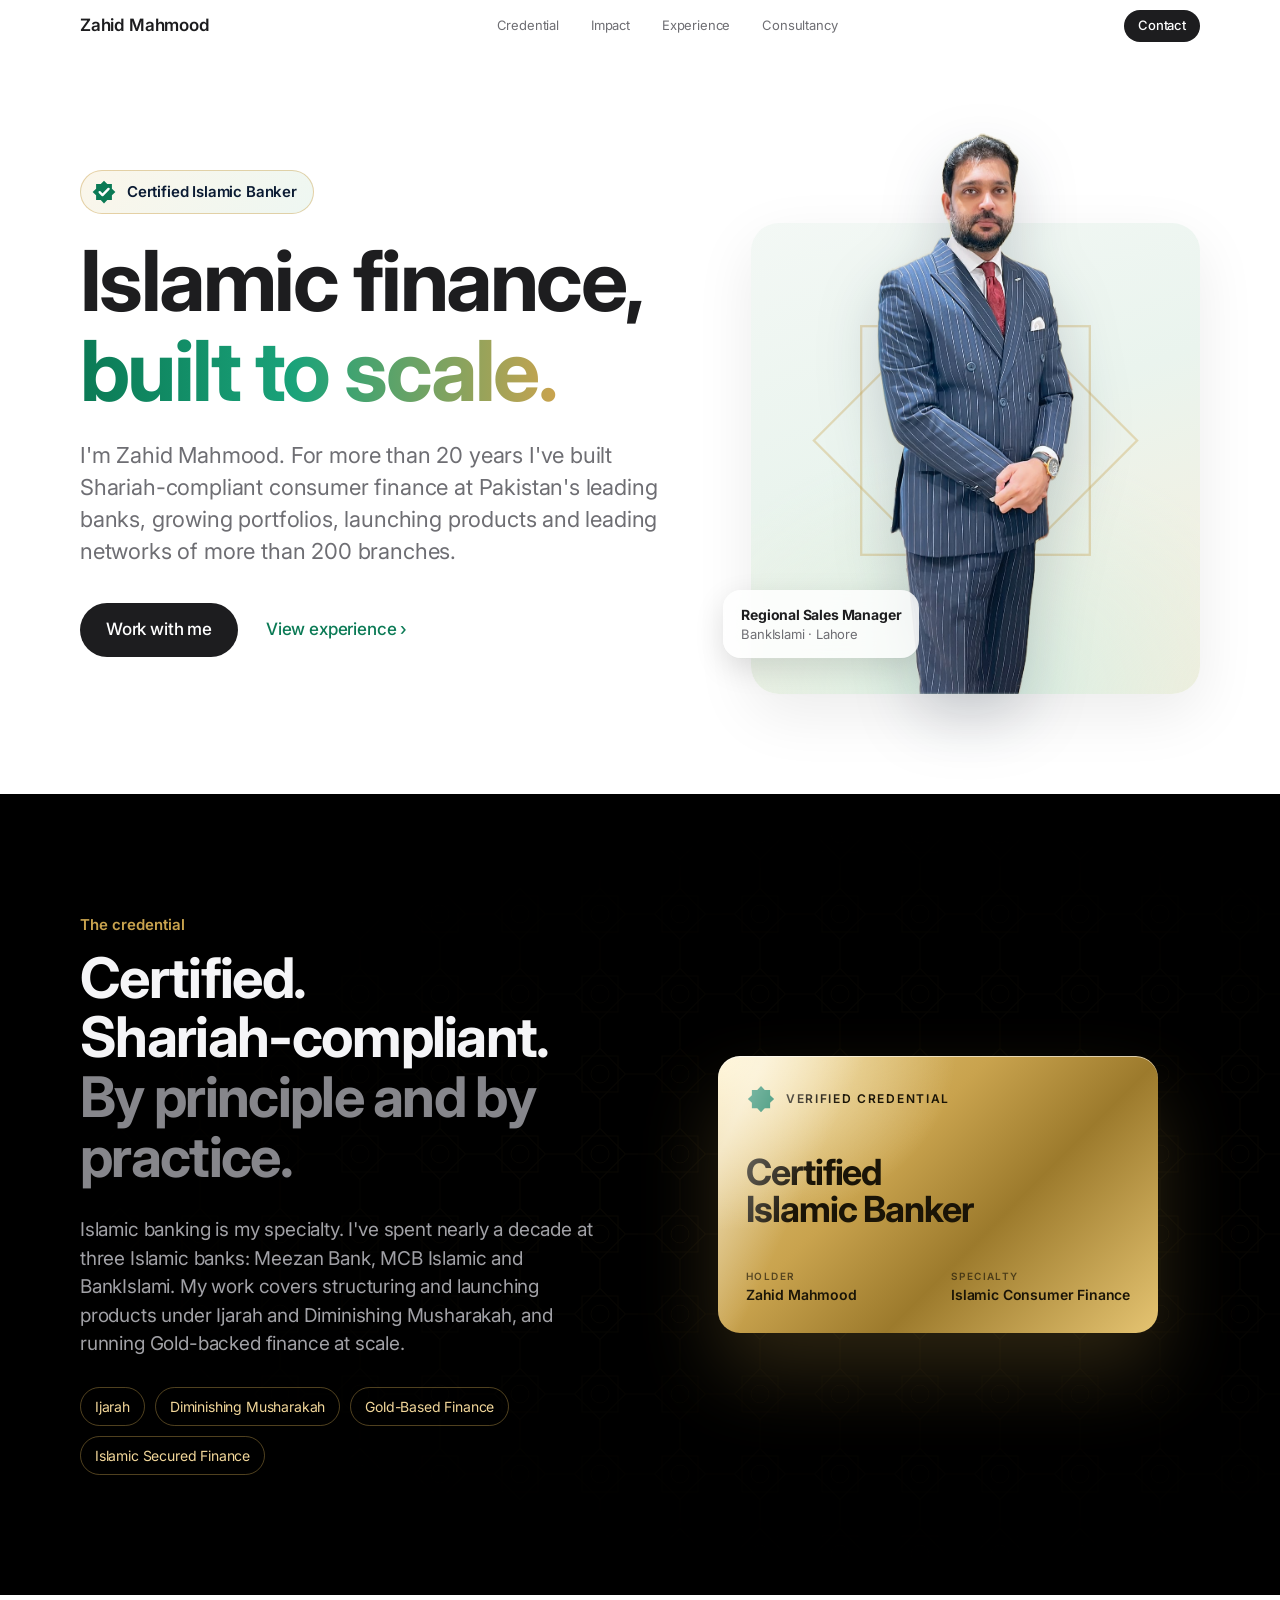
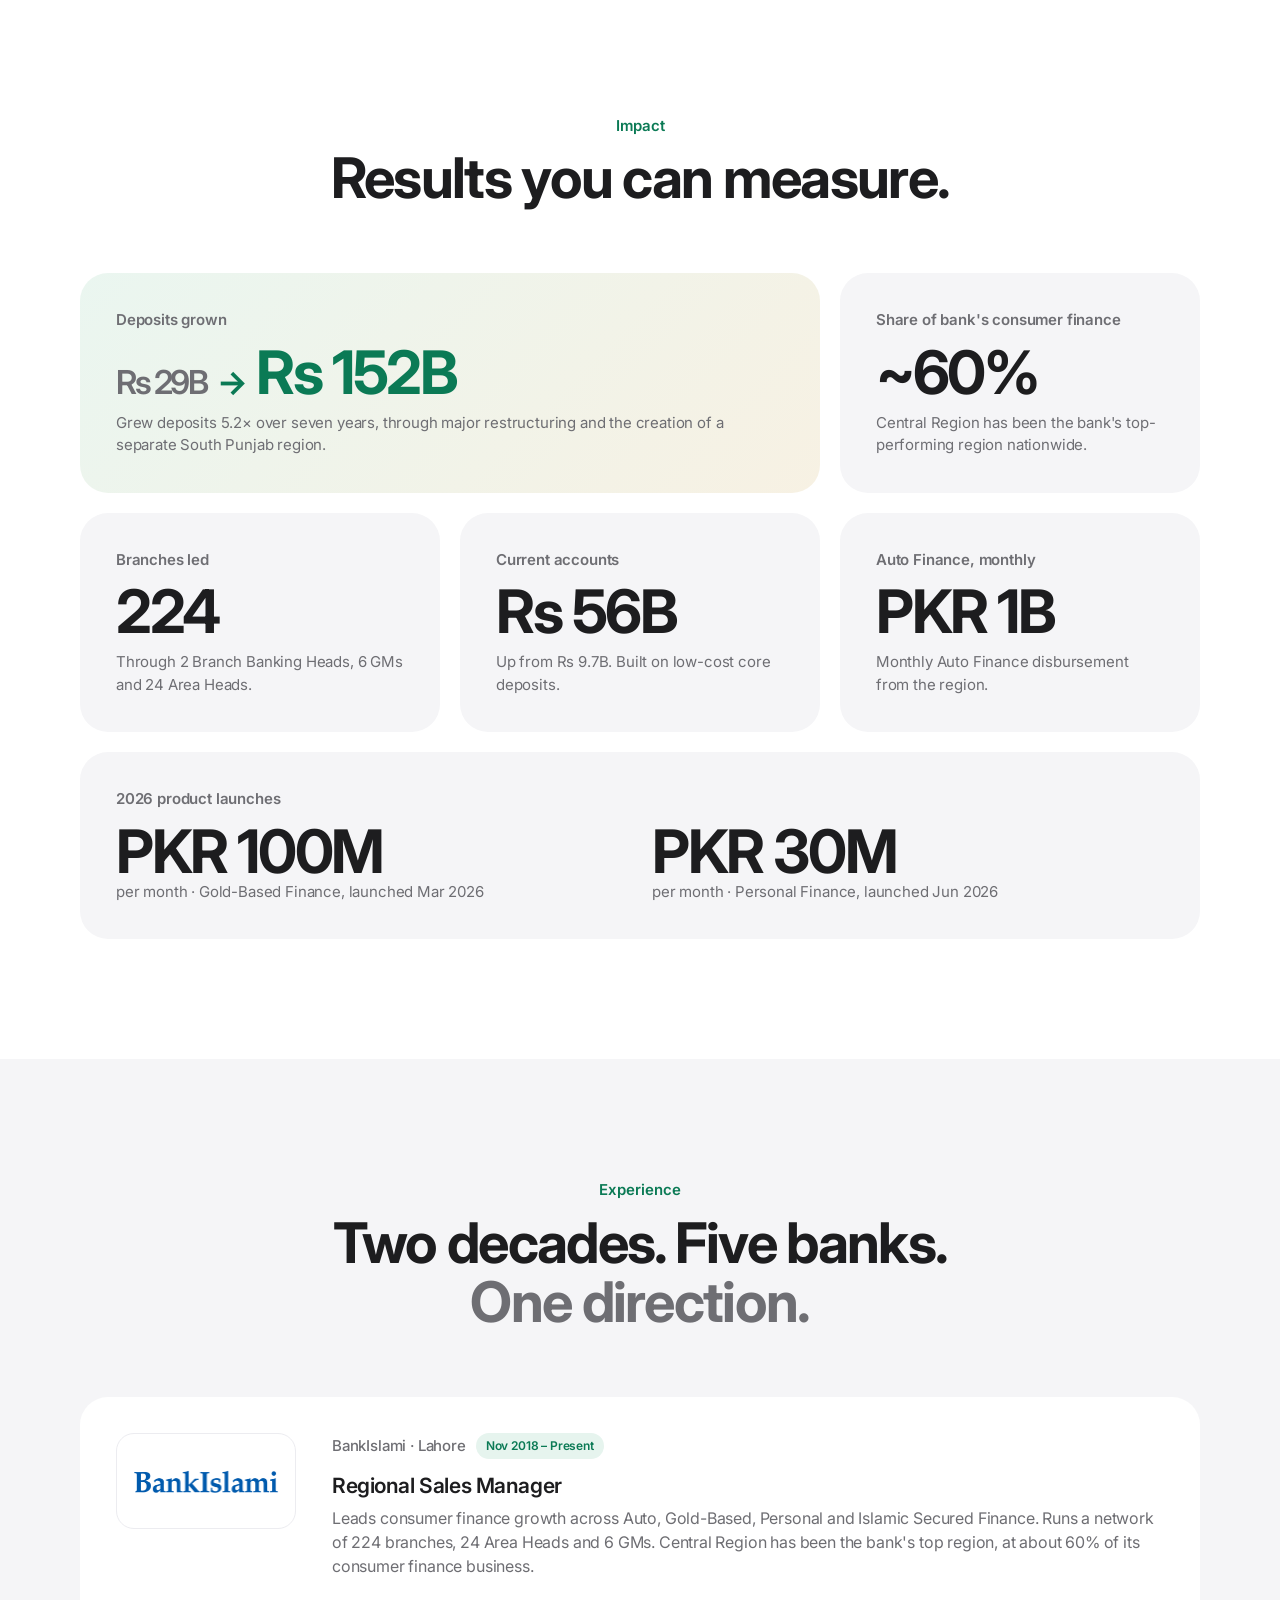
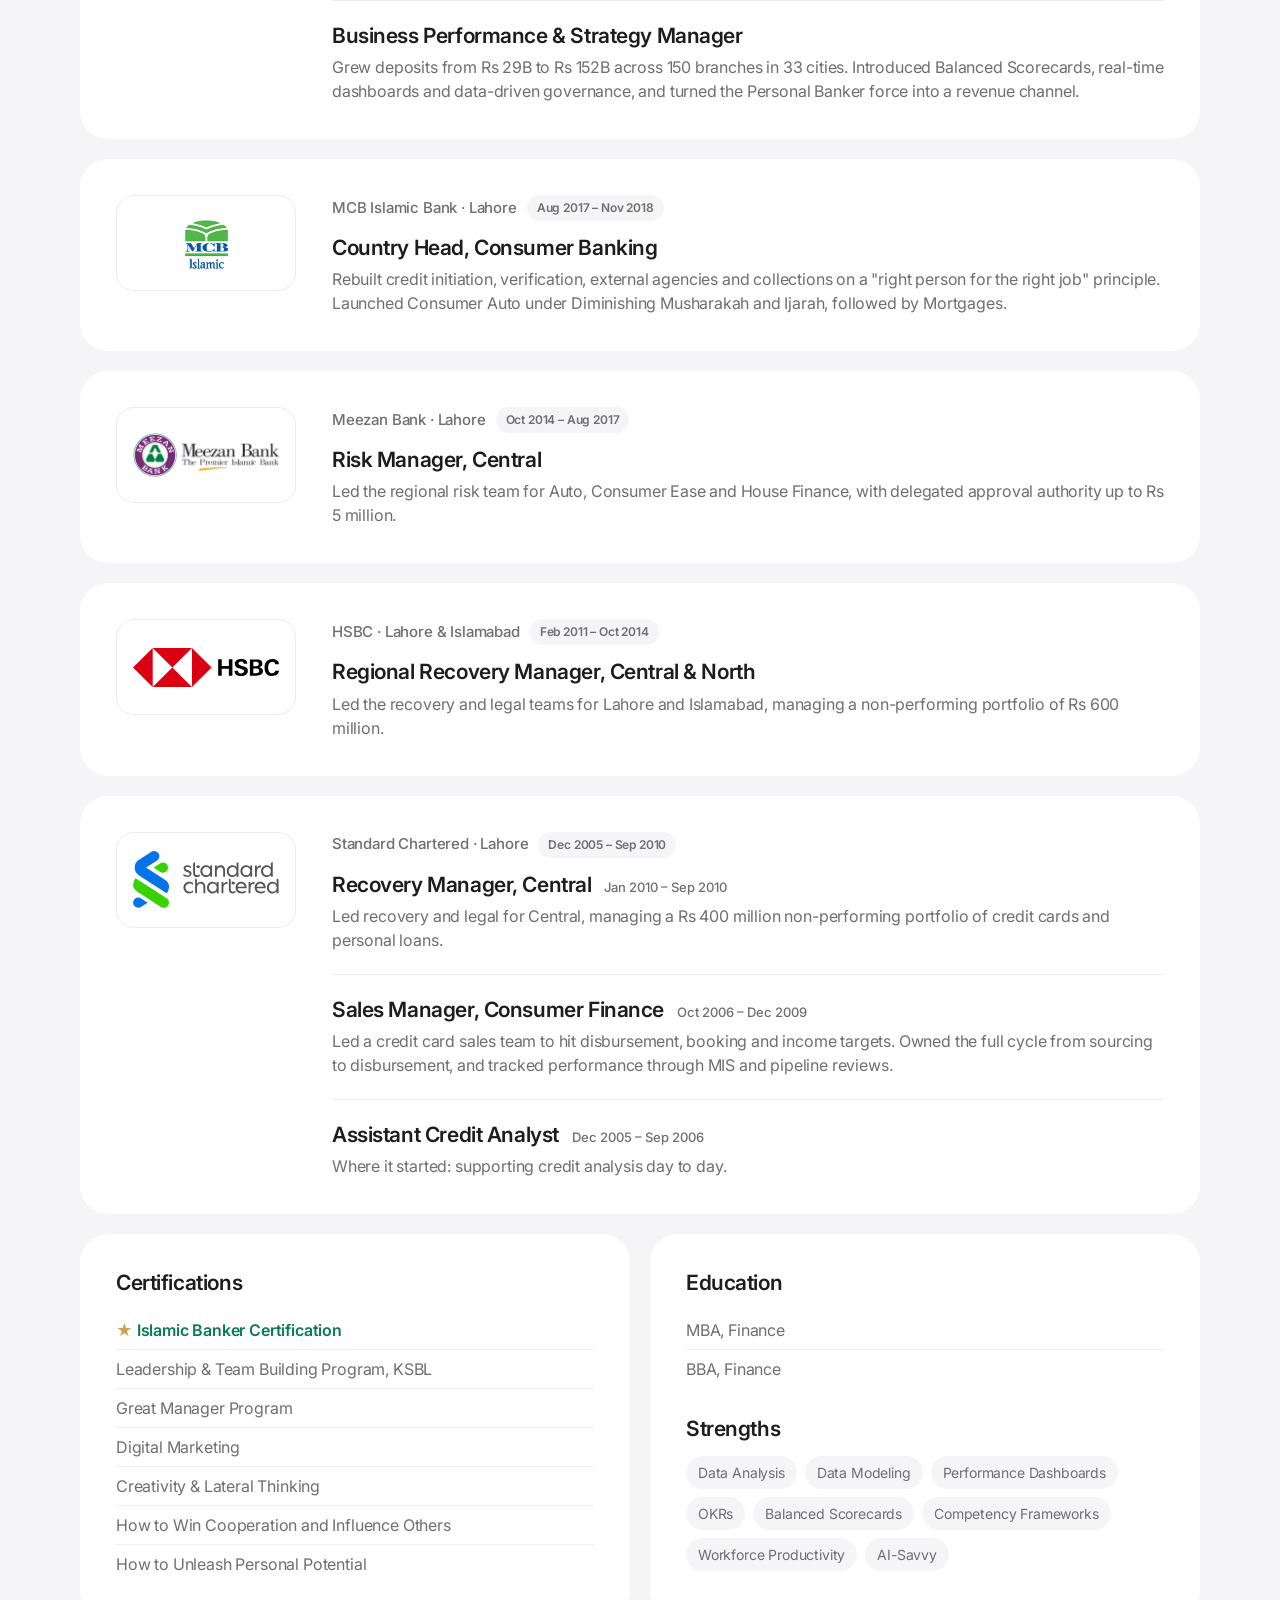
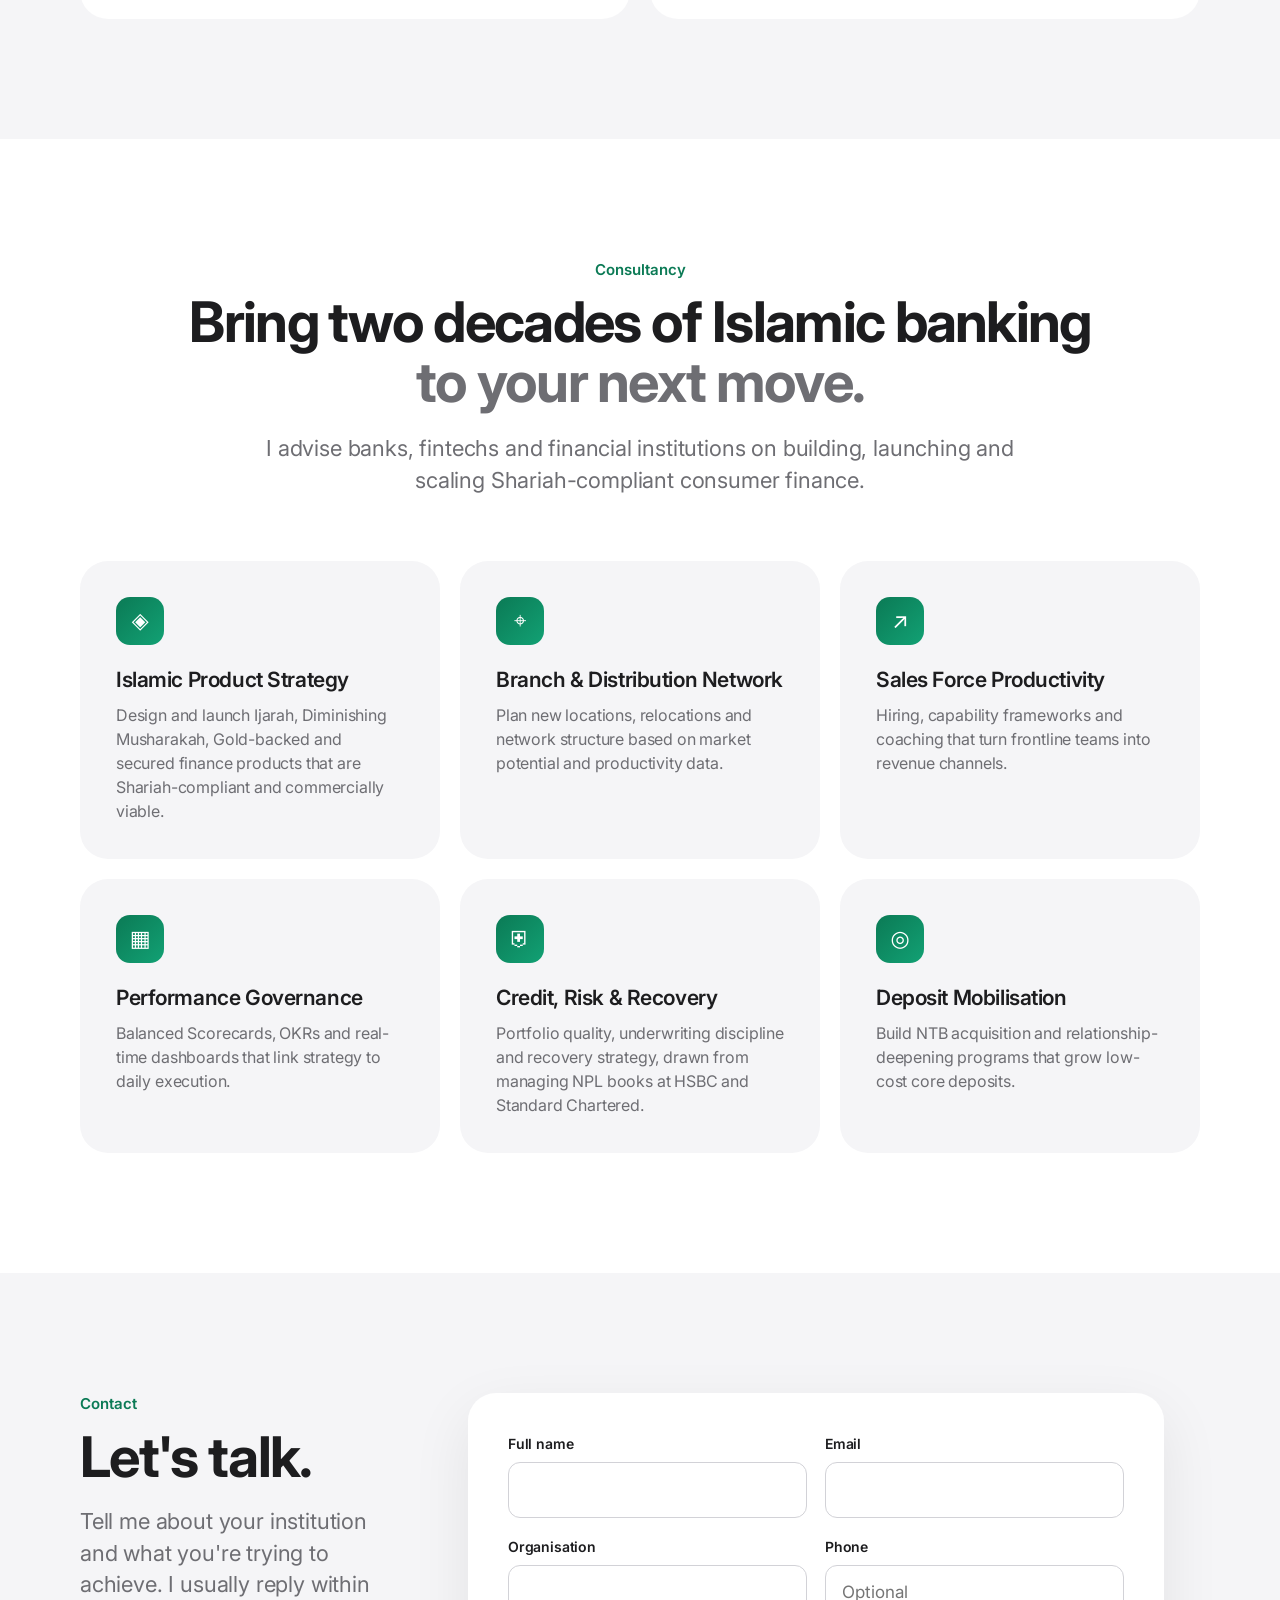
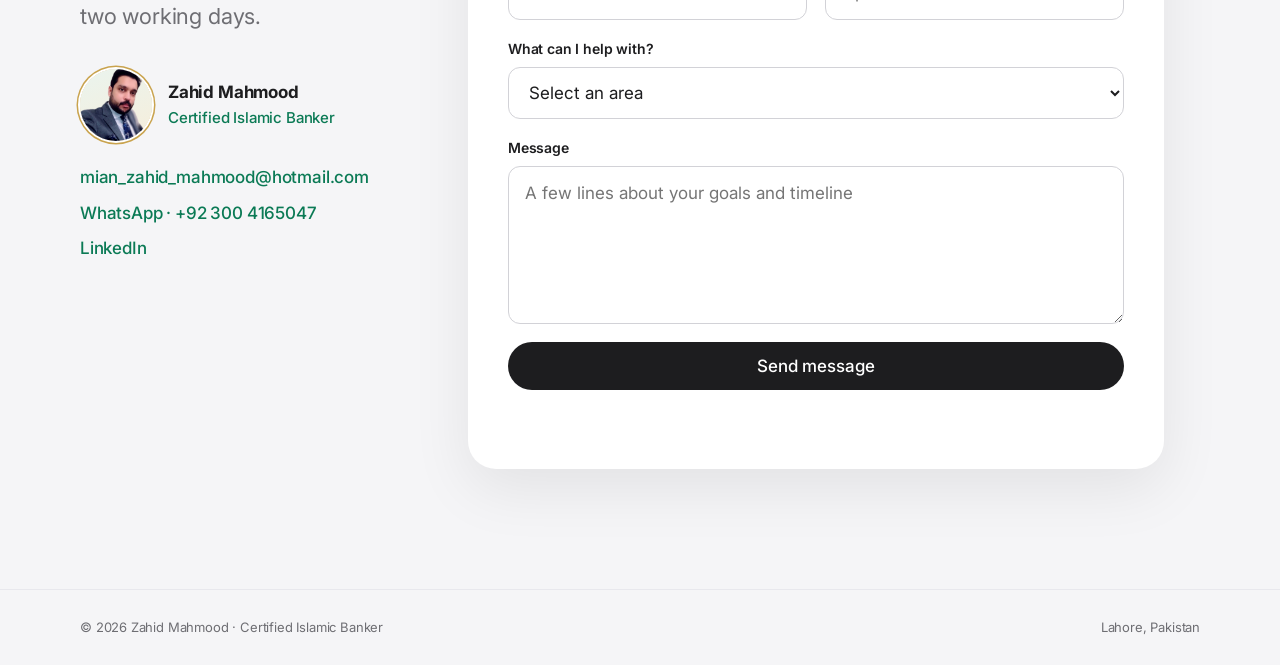
<file: index.html>
<!doctype html>
<html lang="en">
<head>
  <meta charset="utf-8">
  <meta name="viewport" content="width=device-width, initial-scale=1">
  <title>Zahid Mahmood — Certified Islamic Banker</title>
  <meta name="description" content="Zahid Mahmood, Certified Islamic Banker. 20+ years building Shariah-compliant consumer finance across Pakistan's leading banks. Strategy and consultancy.">
  <meta property="og:title" content="Zahid Mahmood — Certified Islamic Banker">
  <meta property="og:description" content="20+ years building Shariah-compliant consumer finance. Strategy, distribution and performance consultancy.">
  <meta property="og:image" content="https://fyousaf11.github.io/zahid-mahmood/assets/img/hero.jpg">
  <meta property="og:url" content="https://fyousaf11.github.io/zahid-mahmood/">
  <link rel="preconnect" href="https://fonts.googleapis.com">
  <link rel="preconnect" href="https://fonts.gstatic.com" crossorigin>
  <link href="https://fonts.googleapis.com/css2?family=Inter:wght@400;500;600;700&display=swap" rel="stylesheet">
  <link rel="stylesheet" href="styles.css">
</head>
<body>

  <!-- Navigation -->
  <header class="nav">
    <div class="nav-inner">
      <a href="#top" class="nav-brand">Zahid Mahmood</a>
      <nav class="nav-links" aria-label="Primary">
        <a href="#credential">Credential</a>
        <a href="#impact">Impact</a>
        <a href="#experience">Experience</a>
        <a href="#consultancy">Consultancy</a>
      </nav>
      <a href="#contact" class="nav-cta">Contact</a>
    </div>
  </header>

  <main id="top">

    <!-- Hero -->
    <section class="hero">
      <div class="container hero-grid">
        <div class="hero-copy reveal">
          <span class="badge">
            <svg class="star" viewBox="0 0 24 24" aria-hidden="true"><path d="M12 1.5l3 3.2h4.3v4.3l3.2 3-3.2 3v4.3H15l-3 3.2-3-3.2H4.7V15l-3.2-3 3.2-3V4.7H9z"/><path class="tick" d="M8 12.2l2.6 2.6L16.2 9.2"/></svg>
            Certified Islamic Banker
          </span>
          <h1>Islamic finance,<br><span class="grad">built to scale.</span></h1>
          <p class="lead">I'm Zahid Mahmood. For more than 20 years I've built Shariah-compliant consumer finance at Pakistan's leading banks, growing portfolios, launching products and leading networks of more than 200 branches.</p>
          <div class="hero-actions">
            <a href="#consultancy" class="btn btn-primary">Work with me</a>
            <a href="#experience" class="link-arrow">View experience <span aria-hidden="true">›</span></a>
          </div>
        </div>
        <figure class="hero-photo reveal">
          <img src="assets/img/hero-cutout.png" alt="Zahid Mahmood in a navy pinstripe suit" width="472" height="1339">
          <figcaption class="photo-chip">
            <strong>Regional Sales Manager</strong>
            <span>BankIslami · Lahore</span>
          </figcaption>
        </figure>
      </div>
    </section>

    <!-- Credential -->
    <section id="credential" class="section dark">
      <div class="pattern" aria-hidden="true"></div>
      <div class="container credential-grid">
        <div class="reveal">
          <p class="eyebrow gold-text">The credential</p>
          <h2>Certified.<br>Shariah-compliant.<br><span class="muted-dark">By principle and by practice.</span></h2>
          <p class="body-dark">Islamic banking is my specialty. I've spent nearly a decade at three Islamic banks: Meezan Bank, MCB Islamic and BankIslami. My work covers structuring and launching products under Ijarah and Diminishing Musharakah, and running Gold-backed finance at scale.</p>
          <ul class="modes">
            <li>Ijarah</li><li>Diminishing Musharakah</li><li>Gold-Based Finance</li><li>Islamic Secured Finance</li>
          </ul>
        </div>

        <div class="card-stage reveal">
          <div class="cred-card" id="credCard">
            <div class="cred-sheen"></div>
            <div class="cred-top">
              <svg class="cred-star" viewBox="0 0 24 24" aria-hidden="true"><path d="M12 1.5l3 3.2h4.3v4.3l3.2 3-3.2 3v4.3H15l-3 3.2-3-3.2H4.7V15l-3.2-3 3.2-3V4.7H9z"/></svg>
              <span>Verified credential</span>
            </div>
            <div class="cred-title">Certified<br>Islamic Banker</div>
            <div class="cred-bottom">
              <div><small>Holder</small>Zahid Mahmood</div>
              <div><small>Specialty</small>Islamic Consumer Finance</div>
            </div>
          </div>
        </div>
      </div>
    </section>

    <!-- Impact -->
    <section id="impact" class="section">
      <div class="container">
        <div class="section-head reveal">
          <p class="eyebrow">Impact</p>
          <h2>Results you can measure.</h2>
        </div>
        <div class="stats">
          <article class="stat stat-wide reveal">
            <p class="stat-label">Deposits grown</p>
            <p class="stat-value"><span class="from">Rs 29B</span> <span class="arrow">→</span> Rs <span data-count="152">152</span>B</p>
            <p class="stat-note">Grew deposits 5.2× over seven years, through major restructuring and the creation of a separate South Punjab region.</p>
          </article>
          <article class="stat reveal">
            <p class="stat-label">Share of bank's consumer finance</p>
            <p class="stat-value">~<span data-count="60">60</span>%</p>
            <p class="stat-note">Central Region has been the bank's top-performing region nationwide.</p>
          </article>
          <article class="stat reveal">
            <p class="stat-label">Branches led</p>
            <p class="stat-value"><span data-count="224">224</span></p>
            <p class="stat-note">Through 2 Branch Banking Heads, 6 GMs and 24 Area Heads.</p>
          </article>
          <article class="stat reveal">
            <p class="stat-label">Current accounts</p>
            <p class="stat-value">Rs <span data-count="56">56</span>B</p>
            <p class="stat-note">Up from Rs 9.7B. Built on low-cost core deposits.</p>
          </article>
          <article class="stat reveal">
            <p class="stat-label">Auto Finance, monthly</p>
            <p class="stat-value">PKR <span data-count="1">1</span>B</p>
            <p class="stat-note">Monthly Auto Finance disbursement from the region.</p>
          </article>
          <article class="stat stat-wide stat-launch reveal">
            <p class="stat-label">2026 product launches</p>
            <div class="launches">
              <div><p class="stat-value">PKR <span data-count="100">100</span>M</p><p class="stat-note">per month · Gold-Based Finance, launched Mar 2026</p></div>
              <div><p class="stat-value">PKR <span data-count="30">30</span>M</p><p class="stat-note">per month · Personal Finance, launched Jun 2026</p></div>
            </div>
          </article>
        </div>
      </div>
    </section>

    <!-- Experience -->
    <section id="experience" class="section alt">
      <div class="container">
        <div class="section-head reveal">
          <p class="eyebrow">Experience</p>
          <h2>Two decades. Five banks.<br><span class="muted">One direction.</span></h2>
        </div>

        <ol class="timeline">
          <li class="job reveal">
            <div class="logo-tile"><img src="assets/logos/bankislami.png" alt="BankIslami"></div>
            <div class="job-body">
              <p class="job-meta">BankIslami · Lahore <span class="pill pill-current">Nov 2018 – Present</span></p>
              <div class="role">
                <h3>Regional Sales Manager</h3>
                <p>Leads consumer finance growth across Auto, Gold-Based, Personal and Islamic Secured Finance. Runs a network of 224 branches, 24 Area Heads and 6 GMs. Central Region has been the bank's top region, at about 60% of its consumer finance business.</p>
              </div>
              <div class="role">
                <h3>Business Performance &amp; Strategy Manager</h3>
                <p>Grew deposits from Rs 29B to Rs 152B across 150 branches in 33 cities. Introduced Balanced Scorecards, real-time dashboards and data-driven governance, and turned the Personal Banker force into a revenue channel.</p>
              </div>
            </div>
          </li>

          <li class="job reveal">
            <div class="logo-tile"><img src="assets/logos/mcb-islamic.jpeg" alt="MCB Islamic Bank"></div>
            <div class="job-body">
              <p class="job-meta">MCB Islamic Bank · Lahore <span class="pill">Aug 2017 – Nov 2018</span></p>
              <div class="role">
                <h3>Country Head, Consumer Banking</h3>
                <p>Rebuilt credit initiation, verification, external agencies and collections on a "right person for the right job" principle. Launched Consumer Auto under Diminishing Musharakah and Ijarah, followed by Mortgages.</p>
              </div>
            </div>
          </li>

          <li class="job reveal">
            <div class="logo-tile"><img src="assets/logos/meezan.png" alt="Meezan Bank"></div>
            <div class="job-body">
              <p class="job-meta">Meezan Bank · Lahore <span class="pill">Oct 2014 – Aug 2017</span></p>
              <div class="role">
                <h3>Risk Manager, Central</h3>
                <p>Led the regional risk team for Auto, Consumer Ease and House Finance, with delegated approval authority up to Rs 5 million.</p>
              </div>
            </div>
          </li>

          <li class="job reveal">
            <div class="logo-tile"><img src="assets/logos/hsbc.svg" alt="HSBC"></div>
            <div class="job-body">
              <p class="job-meta">HSBC · Lahore &amp; Islamabad <span class="pill">Feb 2011 – Oct 2014</span></p>
              <div class="role">
                <h3>Regional Recovery Manager, Central &amp; North</h3>
                <p>Led the recovery and legal teams for Lahore and Islamabad, managing a non-performing portfolio of Rs 600 million.</p>
              </div>
            </div>
          </li>

          <li class="job reveal">
            <div class="logo-tile"><img src="assets/logos/standard-chartered.svg" alt="Standard Chartered"></div>
            <div class="job-body">
              <p class="job-meta">Standard Chartered · Lahore <span class="pill">Dec 2005 – Sep 2010</span></p>
              <div class="role">
                <h3>Recovery Manager, Central <span class="when">Jan 2010 – Sep 2010</span></h3>
                <p>Led recovery and legal for Central, managing a Rs 400 million non-performing portfolio of credit cards and personal loans.</p>
              </div>
              <div class="role">
                <h3>Sales Manager, Consumer Finance <span class="when">Oct 2006 – Dec 2009</span></h3>
                <p>Led a credit card sales team to hit disbursement, booking and income targets. Owned the full cycle from sourcing to disbursement, and tracked performance through MIS and pipeline reviews.</p>
              </div>
              <div class="role">
                <h3>Assistant Credit Analyst <span class="when">Dec 2005 – Sep 2006</span></h3>
                <p>Where it started: supporting credit analysis day to day.</p>
              </div>
            </div>
          </li>
        </ol>

        <div class="creds reveal">
          <div>
            <h3>Certifications</h3>
            <ul>
              <li class="hl">Islamic Banker Certification</li>
              <li>Leadership &amp; Team Building Program, KSBL</li>
              <li>Great Manager Program</li>
              <li>Digital Marketing</li>
              <li>Creativity &amp; Lateral Thinking</li>
              <li>How to Win Cooperation and Influence Others</li>
              <li>How to Unleash Personal Potential</li>
            </ul>
          </div>
          <div>
            <h3>Education</h3>
            <ul>
              <li>MBA, Finance</li>
              <li>BBA, Finance</li>
            </ul>
            <h3 class="mt">Strengths</h3>
            <ul class="tags">
              <li>Data Analysis</li><li>Data Modeling</li><li>Performance Dashboards</li><li>OKRs</li><li>Balanced Scorecards</li><li>Competency Frameworks</li><li>Workforce Productivity</li><li>AI-Savvy</li>
            </ul>
          </div>
        </div>
      </div>
    </section>

    <!-- Consultancy -->
    <section id="consultancy" class="section">
      <div class="container">
        <div class="section-head reveal">
          <p class="eyebrow">Consultancy</p>
          <h2>Bring two decades of Islamic banking<br><span class="muted">to your next move.</span></h2>
          <p class="lead center">I advise banks, fintechs and financial institutions on building, launching and scaling Shariah-compliant consumer finance.</p>
        </div>

        <div class="services">
          <article class="service reveal">
            <div class="icon">◈</div>
            <h3>Islamic Product Strategy</h3>
            <p>Design and launch Ijarah, Diminishing Musharakah, Gold-backed and secured finance products that are Shariah-compliant and commercially viable.</p>
          </article>
          <article class="service reveal">
            <div class="icon">⌖</div>
            <h3>Branch &amp; Distribution Network</h3>
            <p>Plan new locations, relocations and network structure based on market potential and productivity data.</p>
          </article>
          <article class="service reveal">
            <div class="icon">↗</div>
            <h3>Sales Force Productivity</h3>
            <p>Hiring, capability frameworks and coaching that turn frontline teams into revenue channels.</p>
          </article>
          <article class="service reveal">
            <div class="icon">▦</div>
            <h3>Performance Governance</h3>
            <p>Balanced Scorecards, OKRs and real-time dashboards that link strategy to daily execution.</p>
          </article>
          <article class="service reveal">
            <div class="icon">⛨</div>
            <h3>Credit, Risk &amp; Recovery</h3>
            <p>Portfolio quality, underwriting discipline and recovery strategy, drawn from managing NPL books at HSBC and Standard Chartered.</p>
          </article>
          <article class="service reveal">
            <div class="icon">◎</div>
            <h3>Deposit Mobilisation</h3>
            <p>Build NTB acquisition and relationship-deepening programs that grow low-cost core deposits.</p>
          </article>
        </div>
      </div>
    </section>

    <!-- Contact -->
    <section id="contact" class="section alt">
      <div class="container contact-grid">
        <div class="contact-intro reveal">
          <p class="eyebrow">Contact</p>
          <h2>Let's talk.</h2>
          <p class="lead">Tell me about your institution and what you're trying to achieve. I usually reply within two working days.</p>
          <div class="contact-card">
            <img src="assets/img/headshot-cutout.png" alt="Zahid Mahmood" width="96" height="96">
            <div>
              <strong>Zahid Mahmood</strong>
              <span>Certified Islamic Banker</span>
            </div>
          </div>
          <ul class="contact-links">
            <li><a href="mailto:mian_zahid_mahmood@hotmail.com">mian_zahid_mahmood@hotmail.com</a></li>
            <li><a href="https://wa.me/923004165047" target="_blank" rel="noopener">WhatsApp · +92 300 4165047</a></li>
            <li><a href="https://www.linkedin.com/in/zahidmahmood" target="_blank" rel="noopener">LinkedIn</a></li>
          </ul>
        </div>

        <!--
          Set data-endpoint to a form service URL (e.g. https://formspree.io/f/xxxxxx)
          to receive submissions by email. Left empty, the form opens the visitor's
          mail app with the message pre-filled.
        -->
        <form class="contact-form reveal" id="contactForm" data-endpoint="" data-mailto="mian_zahid_mahmood@hotmail.com" novalidate>
          <div class="row">
            <label>Full name<input name="name" type="text" autocomplete="name" required></label>
            <label>Email<input name="email" type="email" autocomplete="email" required></label>
          </div>
          <div class="row">
            <label>Organisation<input name="organisation" type="text" autocomplete="organization"></label>
            <label>Phone<input name="phone" type="tel" autocomplete="tel" placeholder="Optional"></label>
          </div>
          <label>What can I help with?
            <select name="service" required>
              <option value="" disabled selected>Select an area</option>
              <option>Islamic Product Strategy</option>
              <option>Branch &amp; Distribution Network</option>
              <option>Sales Force Productivity</option>
              <option>Performance Governance</option>
              <option>Credit, Risk &amp; Recovery</option>
              <option>Deposit Mobilisation</option>
              <option>Speaking / Training</option>
              <option>Something else</option>
            </select>
          </label>
          <label>Message<textarea name="message" rows="5" required placeholder="A few lines about your goals and timeline"></textarea></label>
          <button type="submit" class="btn btn-primary btn-block">Send message</button>
          <p class="form-status" id="formStatus" role="status" aria-live="polite"></p>
        </form>
      </div>
    </section>
  </main>

  <footer class="footer">
    <div class="container footer-inner">
      <p>© <span id="year">2026</span> Zahid Mahmood · Certified Islamic Banker</p>
      <p class="muted">Lahore, Pakistan</p>
    </div>
  </footer>

  <script src="script.js"></script>
</body>
</html>
</file>
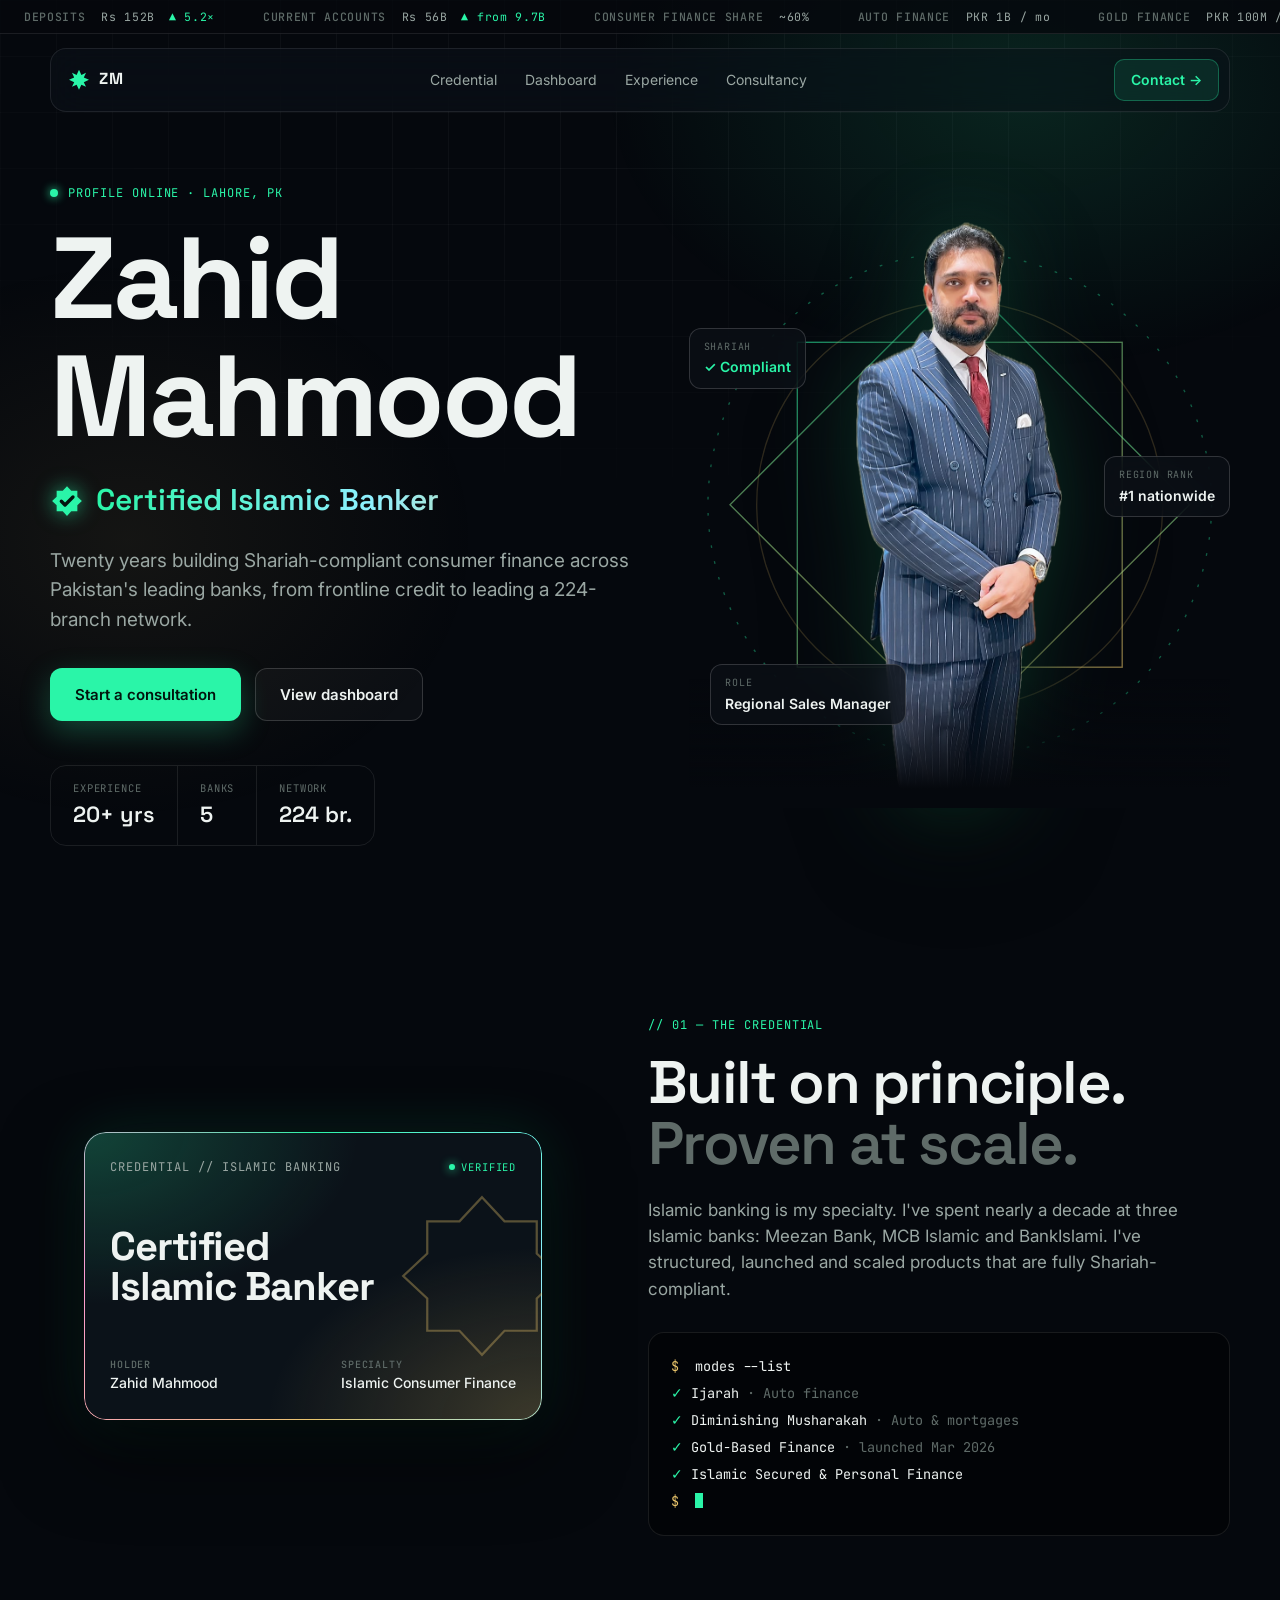
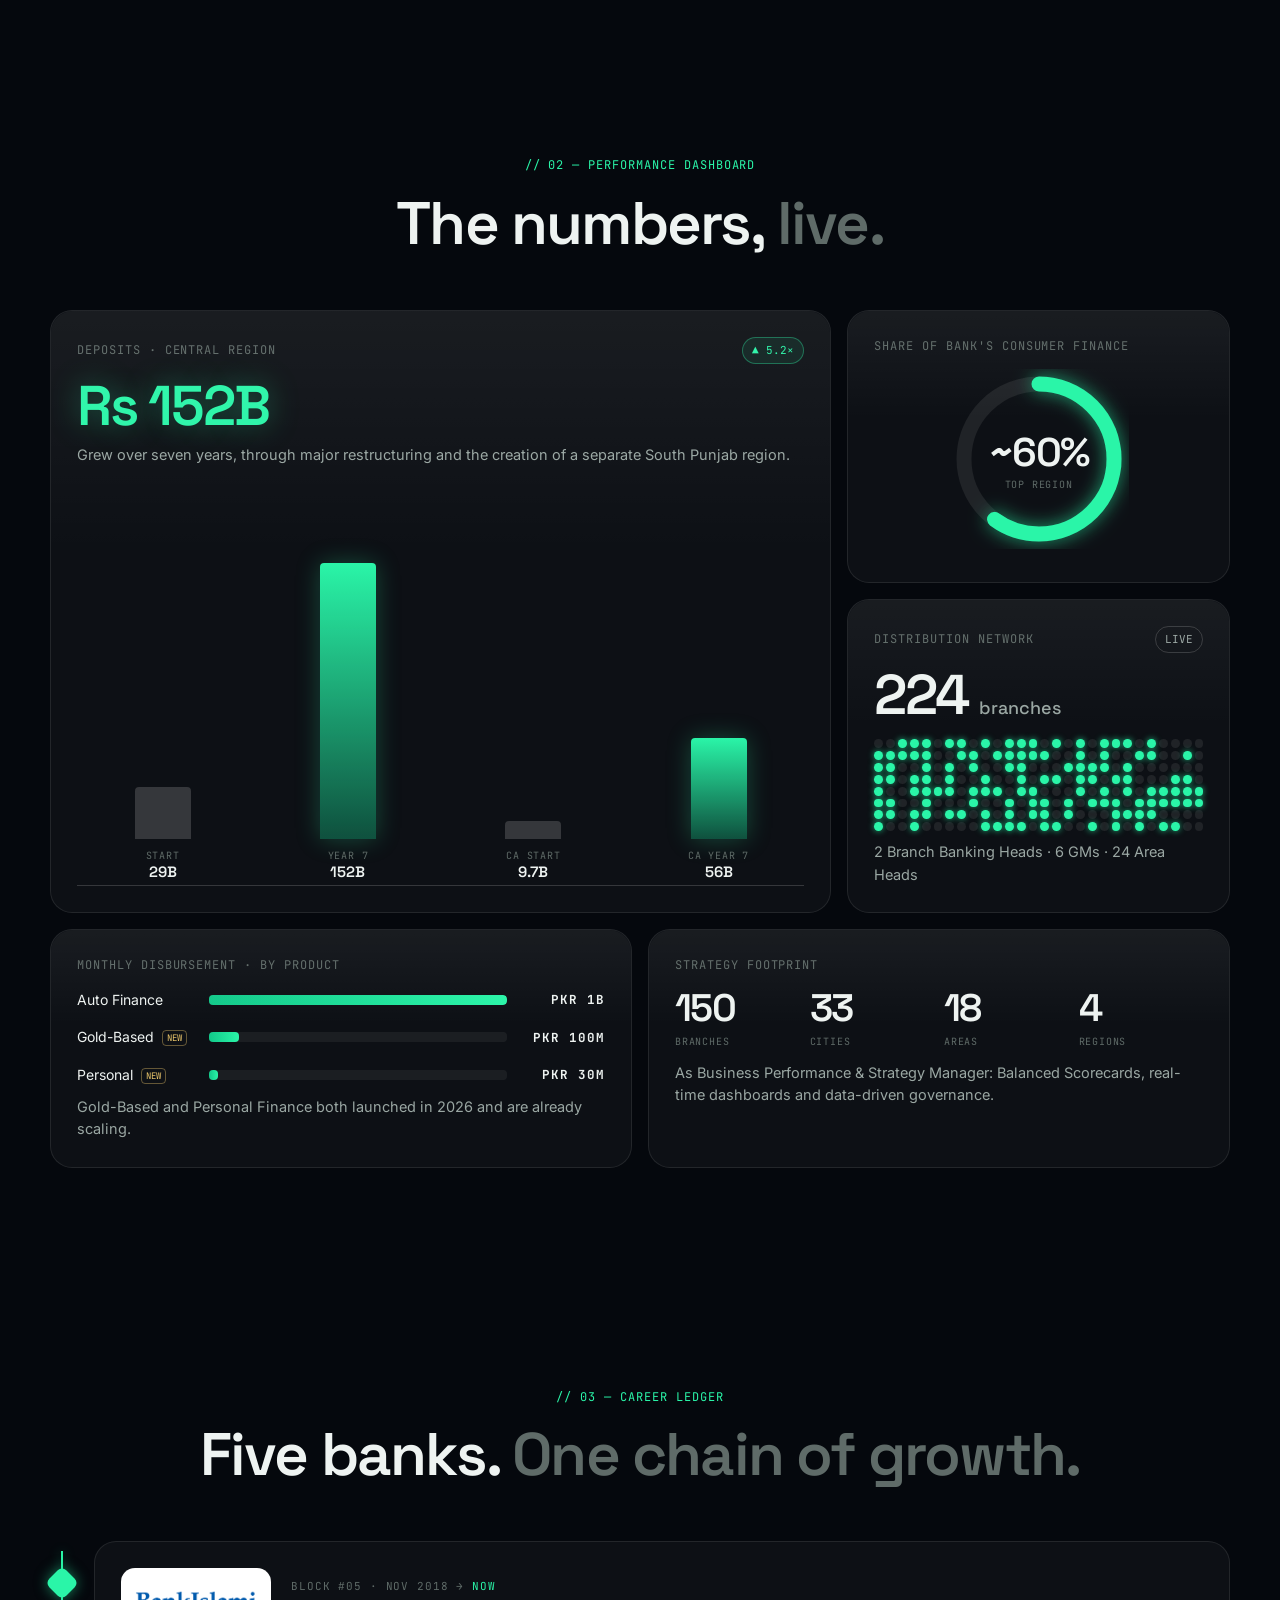
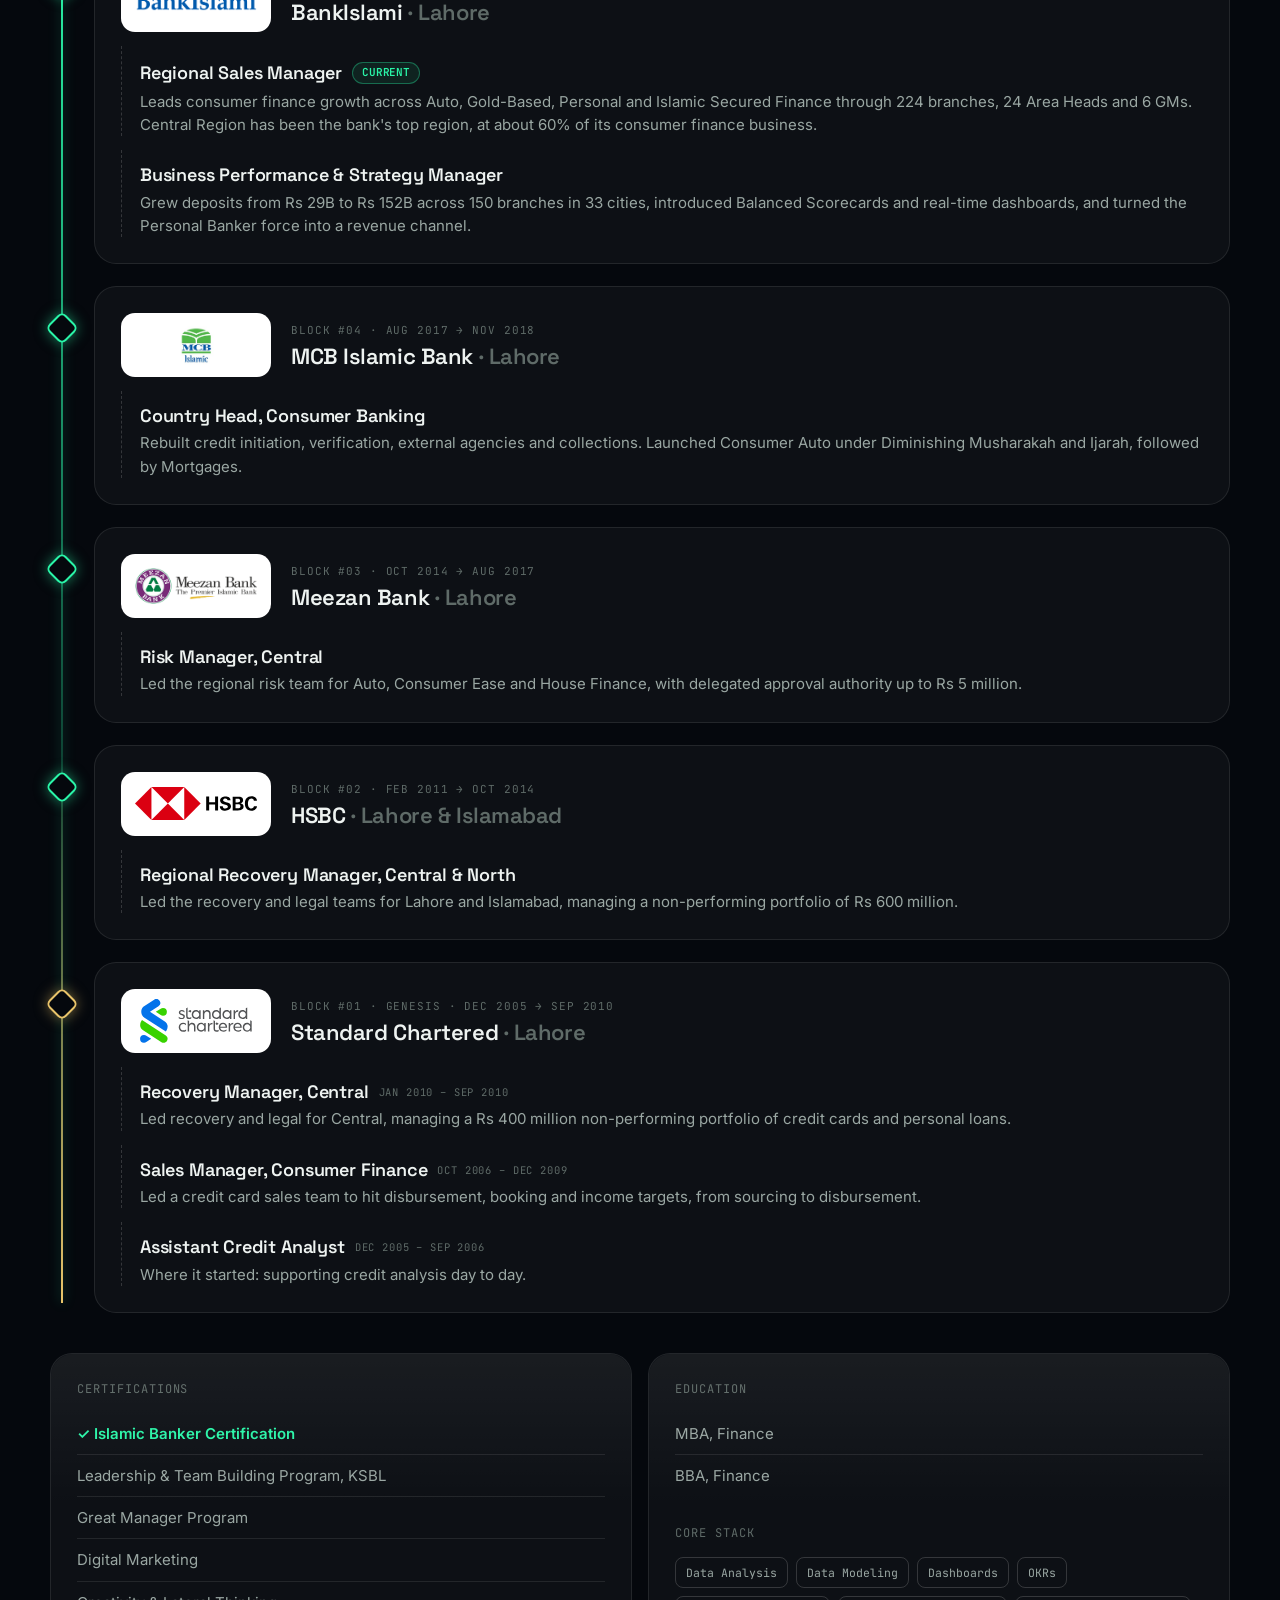
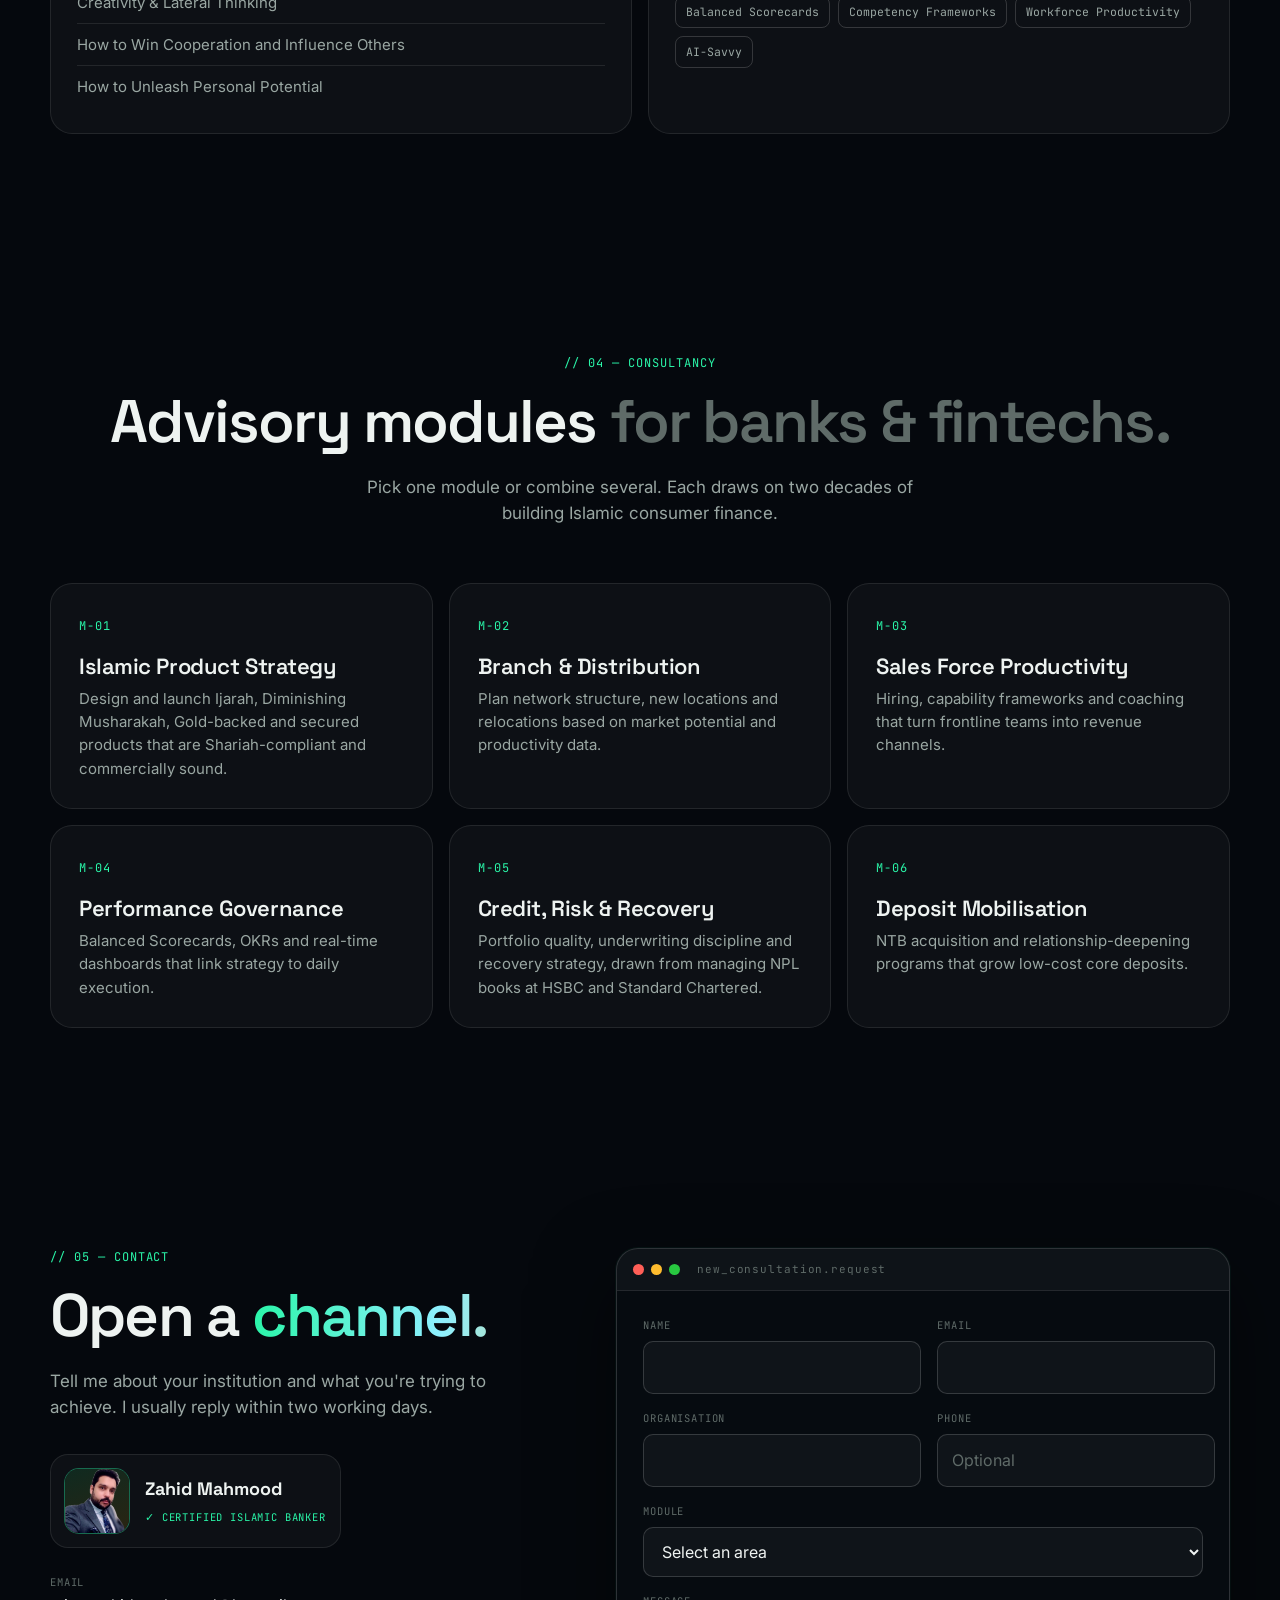
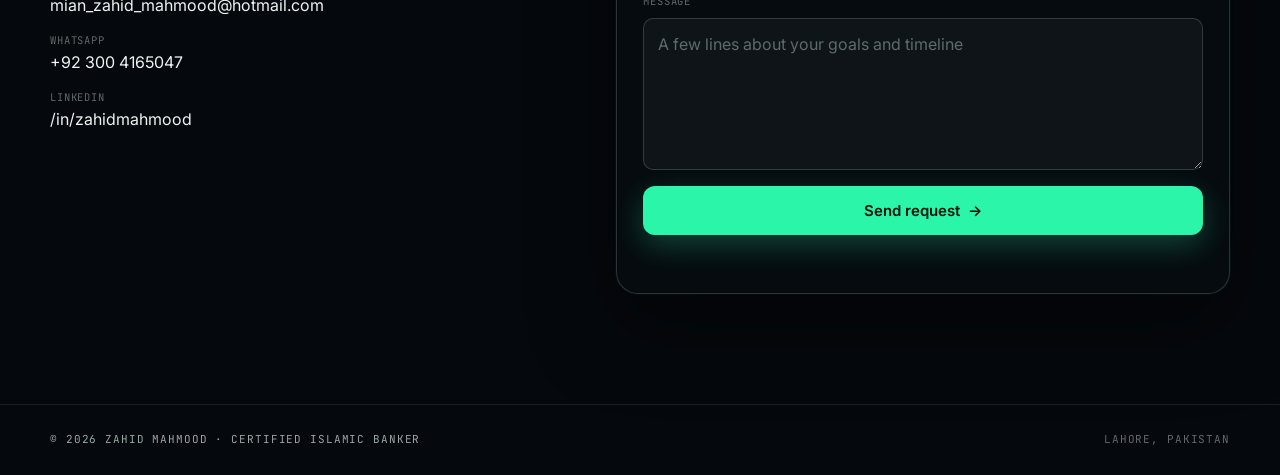
<file: v2/index.html>
<!doctype html>
<html lang="en">
<head>
  <meta charset="utf-8">
  <meta name="viewport" content="width=device-width, initial-scale=1">
  <title>Zahid Mahmood — Certified Islamic Banker</title>
  <meta name="description" content="Zahid Mahmood, Certified Islamic Banker. 20+ years building Shariah-compliant consumer finance across Pakistan's leading banks. Strategy and consultancy.">
  <meta property="og:title" content="Zahid Mahmood — Certified Islamic Banker">
  <meta property="og:description" content="20+ years building Shariah-compliant consumer finance. Strategy, distribution and performance consultancy.">
  <meta property="og:image" content="https://fyousaf11.github.io/zahid-mahmood/assets/img/hero.jpg">
  <meta property="og:url" content="https://fyousaf11.github.io/zahid-mahmood/v2/">
  <meta name="theme-color" content="#05080d">
  <link rel="preconnect" href="https://fonts.googleapis.com">
  <link rel="preconnect" href="https://fonts.gstatic.com" crossorigin>
  <link href="https://fonts.googleapis.com/css2?family=Inter:wght@400;500;600&family=JetBrains+Mono:wght@400;500&family=Space+Grotesk:wght@500;600;700&display=swap" rel="stylesheet">
  <link rel="stylesheet" href="styles.css">
</head>
<body>
  <div class="bg-grid" aria-hidden="true"></div>
  <div class="bg-glow" aria-hidden="true"></div>

  <!-- Live ticker -->
  <div class="ticker" aria-label="Key figures">
    <div class="ticker-track">
      <span><b>DEPOSITS</b> Rs 152B <i class="up">▲ 5.2×</i></span>
      <span><b>CURRENT ACCOUNTS</b> Rs 56B <i class="up">▲ from 9.7B</i></span>
      <span><b>CONSUMER FINANCE SHARE</b> ~60%</span>
      <span><b>AUTO FINANCE</b> PKR 1B / mo</span>
      <span><b>GOLD FINANCE</b> PKR 100M / mo</span>
      <span><b>PERSONAL FINANCE</b> PKR 30M / mo</span>
      <span><b>BRANCHES</b> 224</span>
      <span><b>STATUS</b> <i class="ok">✓ CERTIFIED ISLAMIC BANKER</i></span>
    </div>
  </div>

  <!-- Navigation -->
  <header class="nav">
    <a href="#top" class="nav-brand"><span class="mark" aria-hidden="true"></span>ZM</a>
    <nav class="nav-links" aria-label="Primary">
      <a href="#credential">Credential</a>
      <a href="#dashboard">Dashboard</a>
      <a href="#ledger">Experience</a>
      <a href="#consultancy">Consultancy</a>
    </nav>
    <a href="#contact" class="nav-cta">Contact <span aria-hidden="true">→</span></a>
  </header>

  <main id="top">

    <!-- Hero -->
    <section class="hero">
      <div class="container hero-grid">
        <div class="hero-copy reveal">
          <p class="mono label"><span class="dot live"></span> PROFILE ONLINE · LAHORE, PK</p>
          <h1>Zahid<br>Mahmood</h1>
          <p class="role-line">
            <svg class="seal" viewBox="0 0 24 24" aria-hidden="true"><path d="M12 1.5l3 3.2h4.3v4.3l3.2 3-3.2 3v4.3H15l-3 3.2-3-3.2H4.7V15l-3.2-3 3.2-3V4.7H9z"/><path class="tick" d="M8 12.2l2.6 2.6L16.2 9.2"/></svg>
            <span class="holo-text">Certified Islamic Banker</span>
          </p>
          <p class="lead">Twenty years building Shariah-compliant consumer finance across Pakistan's leading banks, from frontline credit to leading a 224-branch network.</p>
          <div class="hero-actions">
            <a href="#consultancy" class="btn btn-neon">Start a consultation</a>
            <a href="#dashboard" class="btn btn-ghost">View dashboard</a>
          </div>
          <dl class="hero-kpis">
            <div><dt class="mono">EXPERIENCE</dt><dd>20+ yrs</dd></div>
            <div><dt class="mono">BANKS</dt><dd>5</dd></div>
            <div><dt class="mono">NETWORK</dt><dd>224 br.</dd></div>
          </dl>
        </div>

        <div class="hero-visual reveal">
          <svg class="orbit" viewBox="0 0 400 400" aria-hidden="true">
            <defs>
              <linearGradient id="og" x1="0" y1="0" x2="1" y2="1">
                <stop offset="0" stop-color="#2af5a8"/><stop offset="1" stop-color="#e9c46a"/>
              </linearGradient>
            </defs>
            <g class="spin-slow" fill="none" stroke="url(#og)" stroke-width="1">
              <rect x="80" y="80" width="240" height="240" opacity=".55"/>
              <rect x="80" y="80" width="240" height="240" transform="rotate(45 200 200)" opacity=".55"/>
            </g>
            <circle class="spin-rev" cx="200" cy="200" r="186" fill="none" stroke="#2af5a8" stroke-opacity=".35" stroke-dasharray="2 10"/>
            <circle cx="200" cy="200" r="150" fill="none" stroke="#e9c46a" stroke-opacity=".18"/>
            <g class="spin-fast"><circle cx="200" cy="14" r="4" fill="#2af5a8"/></g>
          </svg>
          <img class="hero-img" src="../assets/img/hero-cutout.png" alt="Zahid Mahmood in a navy pinstripe suit" width="472" height="1339">
          <div class="hud hud-a"><span class="mono">SHARIAH</span><b>✓ Compliant</b></div>
          <div class="hud hud-b"><span class="mono">REGION RANK</span><b>#1 nationwide</b></div>
          <div class="hud hud-c"><span class="mono">ROLE</span><b>Regional Sales Manager</b></div>
        </div>
      </div>
    </section>

    <!-- Credential -->
    <section id="credential" class="section">
      <div class="container cred-grid">
        <div class="holo-wrap reveal">
          <div class="holo-card" id="holoCard">
            <div class="scan" aria-hidden="true"></div>
            <div class="holo-top">
              <span class="mono">CREDENTIAL // ISLAMIC BANKING</span>
              <span class="verified mono"><span class="dot"></span>VERIFIED</span>
            </div>
            <svg class="holo-star" viewBox="0 0 24 24" aria-hidden="true"><path d="M12 1.5l3 3.2h4.3v4.3l3.2 3-3.2 3v4.3H15l-3 3.2-3-3.2H4.7V15l-3.2-3 3.2-3V4.7H9z"/></svg>
            <p class="holo-title">Certified<br>Islamic Banker</p>
            <div class="holo-foot">
              <div><span class="mono">HOLDER</span>Zahid Mahmood</div>
              <div><span class="mono">SPECIALTY</span>Islamic Consumer Finance</div>
            </div>
          </div>
        </div>

        <div class="reveal">
          <p class="mono label">// 01 — THE CREDENTIAL</p>
          <h2>Built on principle.<br><span class="dim">Proven at scale.</span></h2>
          <p class="body">Islamic banking is my specialty. I've spent nearly a decade at three Islamic banks: Meezan Bank, MCB Islamic and BankIslami. I've structured, launched and scaled products that are fully Shariah-compliant.</p>
          <div class="terminal">
            <p><span class="prompt">$</span> modes --list</p>
            <p><span class="ok">✓</span> Ijarah <span class="dim">· Auto finance</span></p>
            <p><span class="ok">✓</span> Diminishing Musharakah <span class="dim">· Auto &amp; mortgages</span></p>
            <p><span class="ok">✓</span> Gold-Based Finance <span class="dim">· launched Mar 2026</span></p>
            <p><span class="ok">✓</span> Islamic Secured &amp; Personal Finance</p>
            <p><span class="prompt">$</span> <span class="caret"></span></p>
          </div>
        </div>
      </div>
    </section>

    <!-- Dashboard -->
    <section id="dashboard" class="section">
      <div class="container">
        <div class="section-head reveal">
          <p class="mono label">// 02 — PERFORMANCE DASHBOARD</p>
          <h2>The numbers, <span class="dim">live.</span></h2>
        </div>

        <div class="bento">
          <!-- Deposits -->
          <article class="panel p-deposits reveal">
            <header class="panel-head"><span class="mono">DEPOSITS · CENTRAL REGION</span><span class="chip up">▲ 5.2×</span></header>
            <p class="big">Rs <span data-count="152">152</span>B</p>
            <p class="sub">Grew over seven years, through major restructuring and the creation of a separate South Punjab region.</p>
            <div class="bars-v" role="img" aria-label="Deposits grew from Rs 29 billion to Rs 152 billion over seven years">
              <div class="bar-col" data-tip="Start of mandate · Rs 29B"><div class="bar muted" style="--h:19%"></div><span class="mono">START</span><b>29B</b></div>
              <div class="bar-col" data-tip="After 7 years · Rs 152B"><div class="bar" style="--h:100%"></div><span class="mono">YEAR 7</span><b>152B</b></div>
              <div class="bar-col" data-tip="Current accounts at start · Rs 9.7B"><div class="bar muted" style="--h:6.4%"></div><span class="mono">CA START</span><b>9.7B</b></div>
              <div class="bar-col" data-tip="Current accounts after 7 years · Rs 56B"><div class="bar" style="--h:36.8%"></div><span class="mono">CA YEAR 7</span><b>56B</b></div>
            </div>
          </article>

          <!-- Share gauge -->
          <article class="panel p-share reveal">
            <header class="panel-head"><span class="mono">SHARE OF BANK'S CONSUMER FINANCE</span></header>
            <div class="gauge" data-tip="Central Region ≈ 60% of the bank's consumer finance business">
              <svg viewBox="0 0 120 120" role="img" aria-label="Approximately 60 percent">
                <circle cx="60" cy="60" r="50" class="g-track"/>
                <circle cx="60" cy="60" r="50" class="g-fill" style="--p:60"/>
              </svg>
              <div class="gauge-val"><span class="big">~<span data-count="60">60</span>%</span><span class="mono">TOP REGION</span></div>
            </div>
          </article>

          <!-- Network -->
          <article class="panel p-network reveal">
            <header class="panel-head"><span class="mono">DISTRIBUTION NETWORK</span><span class="chip">LIVE</span></header>
            <p class="big"><span data-count="224">224</span> <small>branches</small></p>
            <div class="dots" id="dots" role="img" aria-label="224 branches"></div>
            <p class="sub">2 Branch Banking Heads · 6 GMs · 24 Area Heads</p>
          </article>

          <!-- Monthly products -->
          <article class="panel p-products reveal">
            <header class="panel-head"><span class="mono">MONTHLY DISBURSEMENT · BY PRODUCT</span></header>
            <ul class="bars-h">
              <li data-tip="Auto Finance · PKR 1,000M per month"><span>Auto Finance</span><div class="track"><div class="fill" style="--w:100%"></div></div><b class="mono">PKR 1B</b></li>
              <li data-tip="Gold-Based Finance · PKR 100M per month · launched Mar 2026"><span>Gold-Based <em class="new">NEW</em></span><div class="track"><div class="fill" style="--w:10%"></div></div><b class="mono">PKR 100M</b></li>
              <li data-tip="Personal Finance · PKR 30M per month · launched Jun 2026"><span>Personal <em class="new">NEW</em></span><div class="track"><div class="fill" style="--w:3%"></div></div><b class="mono">PKR 30M</b></li>
            </ul>
            <p class="sub">Gold-Based and Personal Finance both launched in 2026 and are already scaling.</p>
          </article>

          <!-- Footprint -->
          <article class="panel p-foot reveal">
            <header class="panel-head"><span class="mono">STRATEGY FOOTPRINT</span></header>
            <div class="mini-stats">
              <div><p class="big"><span data-count="150">150</span></p><span class="mono">BRANCHES</span></div>
              <div><p class="big"><span data-count="33">33</span></p><span class="mono">CITIES</span></div>
              <div><p class="big"><span data-count="18">18</span></p><span class="mono">AREAS</span></div>
              <div><p class="big"><span data-count="4">4</span></p><span class="mono">REGIONS</span></div>
            </div>
            <p class="sub">As Business Performance &amp; Strategy Manager: Balanced Scorecards, real-time dashboards and data-driven governance.</p>
          </article>
        </div>
      </div>
    </section>

    <!-- Experience ledger -->
    <section id="ledger" class="section">
      <div class="container">
        <div class="section-head reveal">
          <p class="mono label">// 03 — CAREER LEDGER</p>
          <h2>Five banks. <span class="dim">One chain of growth.</span></h2>
        </div>

        <ol class="chain">
          <li class="block reveal">
            <div class="node"></div>
            <div class="block-card">
              <div class="block-head">
                <div class="logo"><img src="../assets/logos/bankislami.png" alt="BankIslami"></div>
                <div>
                  <p class="mono hash">BLOCK #05 · NOV 2018 → <span class="ok">NOW</span></p>
                  <h3>BankIslami <span class="dim">· Lahore</span></h3>
                </div>
              </div>
              <div class="tx">
                <h4>Regional Sales Manager <span class="chip ok-chip">CURRENT</span></h4>
                <p>Leads consumer finance growth across Auto, Gold-Based, Personal and Islamic Secured Finance through 224 branches, 24 Area Heads and 6 GMs. Central Region has been the bank's top region, at about 60% of its consumer finance business.</p>
              </div>
              <div class="tx">
                <h4>Business Performance &amp; Strategy Manager</h4>
                <p>Grew deposits from Rs 29B to Rs 152B across 150 branches in 33 cities, introduced Balanced Scorecards and real-time dashboards, and turned the Personal Banker force into a revenue channel.</p>
              </div>
            </div>
          </li>

          <li class="block reveal">
            <div class="node"></div>
            <div class="block-card">
              <div class="block-head">
                <div class="logo"><img src="../assets/logos/mcb-islamic.jpeg" alt="MCB Islamic Bank"></div>
                <div>
                  <p class="mono hash">BLOCK #04 · AUG 2017 → NOV 2018</p>
                  <h3>MCB Islamic Bank <span class="dim">· Lahore</span></h3>
                </div>
              </div>
              <div class="tx">
                <h4>Country Head, Consumer Banking</h4>
                <p>Rebuilt credit initiation, verification, external agencies and collections. Launched Consumer Auto under Diminishing Musharakah and Ijarah, followed by Mortgages.</p>
              </div>
            </div>
          </li>

          <li class="block reveal">
            <div class="node"></div>
            <div class="block-card">
              <div class="block-head">
                <div class="logo"><img src="../assets/logos/meezan.png" alt="Meezan Bank"></div>
                <div>
                  <p class="mono hash">BLOCK #03 · OCT 2014 → AUG 2017</p>
                  <h3>Meezan Bank <span class="dim">· Lahore</span></h3>
                </div>
              </div>
              <div class="tx">
                <h4>Risk Manager, Central</h4>
                <p>Led the regional risk team for Auto, Consumer Ease and House Finance, with delegated approval authority up to Rs 5 million.</p>
              </div>
            </div>
          </li>

          <li class="block reveal">
            <div class="node"></div>
            <div class="block-card">
              <div class="block-head">
                <div class="logo"><img src="../assets/logos/hsbc.svg" alt="HSBC"></div>
                <div>
                  <p class="mono hash">BLOCK #02 · FEB 2011 → OCT 2014</p>
                  <h3>HSBC <span class="dim">· Lahore &amp; Islamabad</span></h3>
                </div>
              </div>
              <div class="tx">
                <h4>Regional Recovery Manager, Central &amp; North</h4>
                <p>Led the recovery and legal teams for Lahore and Islamabad, managing a non-performing portfolio of Rs 600 million.</p>
              </div>
            </div>
          </li>

          <li class="block reveal">
            <div class="node genesis"></div>
            <div class="block-card">
              <div class="block-head">
                <div class="logo"><img src="../assets/logos/standard-chartered.svg" alt="Standard Chartered"></div>
                <div>
                  <p class="mono hash">BLOCK #01 · GENESIS · DEC 2005 → SEP 2010</p>
                  <h3>Standard Chartered <span class="dim">· Lahore</span></h3>
                </div>
              </div>
              <div class="tx">
                <h4>Recovery Manager, Central <span class="mono when">JAN 2010 – SEP 2010</span></h4>
                <p>Led recovery and legal for Central, managing a Rs 400 million non-performing portfolio of credit cards and personal loans.</p>
              </div>
              <div class="tx">
                <h4>Sales Manager, Consumer Finance <span class="mono when">OCT 2006 – DEC 2009</span></h4>
                <p>Led a credit card sales team to hit disbursement, booking and income targets, from sourcing to disbursement.</p>
              </div>
              <div class="tx">
                <h4>Assistant Credit Analyst <span class="mono when">DEC 2005 – SEP 2006</span></h4>
                <p>Where it started: supporting credit analysis day to day.</p>
              </div>
            </div>
          </li>
        </ol>

        <div class="stack reveal">
          <div class="panel">
            <header class="panel-head"><span class="mono">CERTIFICATIONS</span></header>
            <ul class="list">
              <li class="hl">Islamic Banker Certification</li>
              <li>Leadership &amp; Team Building Program, KSBL</li>
              <li>Great Manager Program</li>
              <li>Digital Marketing</li>
              <li>Creativity &amp; Lateral Thinking</li>
              <li>How to Win Cooperation and Influence Others</li>
              <li>How to Unleash Personal Potential</li>
            </ul>
          </div>
          <div class="panel">
            <header class="panel-head"><span class="mono">EDUCATION</span></header>
            <ul class="list">
              <li>MBA, Finance</li>
              <li>BBA, Finance</li>
            </ul>
            <header class="panel-head mt"><span class="mono">CORE STACK</span></header>
            <ul class="tags">
              <li>Data Analysis</li><li>Data Modeling</li><li>Dashboards</li><li>OKRs</li><li>Balanced Scorecards</li><li>Competency Frameworks</li><li>Workforce Productivity</li><li>AI-Savvy</li>
            </ul>
          </div>
        </div>
      </div>
    </section>

    <!-- Consultancy -->
    <section id="consultancy" class="section">
      <div class="container">
        <div class="section-head reveal">
          <p class="mono label">// 04 — CONSULTANCY</p>
          <h2>Advisory modules <span class="dim">for banks &amp; fintechs.</span></h2>
          <p class="body center">Pick one module or combine several. Each draws on two decades of building Islamic consumer finance.</p>
        </div>

        <div class="modules">
          <article class="module reveal"><span class="mono idx">M-01</span><h3>Islamic Product Strategy</h3><p>Design and launch Ijarah, Diminishing Musharakah, Gold-backed and secured products that are Shariah-compliant and commercially sound.</p></article>
          <article class="module reveal"><span class="mono idx">M-02</span><h3>Branch &amp; Distribution</h3><p>Plan network structure, new locations and relocations based on market potential and productivity data.</p></article>
          <article class="module reveal"><span class="mono idx">M-03</span><h3>Sales Force Productivity</h3><p>Hiring, capability frameworks and coaching that turn frontline teams into revenue channels.</p></article>
          <article class="module reveal"><span class="mono idx">M-04</span><h3>Performance Governance</h3><p>Balanced Scorecards, OKRs and real-time dashboards that link strategy to daily execution.</p></article>
          <article class="module reveal"><span class="mono idx">M-05</span><h3>Credit, Risk &amp; Recovery</h3><p>Portfolio quality, underwriting discipline and recovery strategy, drawn from managing NPL books at HSBC and Standard Chartered.</p></article>
          <article class="module reveal"><span class="mono idx">M-06</span><h3>Deposit Mobilisation</h3><p>NTB acquisition and relationship-deepening programs that grow low-cost core deposits.</p></article>
        </div>
      </div>
    </section>

    <!-- Contact -->
    <section id="contact" class="section">
      <div class="container contact-grid">
        <div class="reveal">
          <p class="mono label">// 05 — CONTACT</p>
          <h2>Open a <span class="holo-text">channel.</span></h2>
          <p class="body">Tell me about your institution and what you're trying to achieve. I usually reply within two working days.</p>
          <div class="id-card">
            <img src="../assets/img/headshot-cutout.png" alt="Zahid Mahmood" width="80" height="80">
            <div>
              <strong>Zahid Mahmood</strong>
              <span class="mono ok">✓ CERTIFIED ISLAMIC BANKER</span>
            </div>
          </div>
          <ul class="links">
            <li><span class="mono">EMAIL</span><a href="mailto:mian_zahid_mahmood@hotmail.com">mian_zahid_mahmood@hotmail.com</a></li>
            <li><span class="mono">WHATSAPP</span><a href="https://wa.me/923004165047" target="_blank" rel="noopener">+92 300 4165047</a></li>
            <li><span class="mono">LINKEDIN</span><a href="https://www.linkedin.com/in/zahidmahmood" target="_blank" rel="noopener">/in/zahidmahmood</a></li>
          </ul>
        </div>

        <!--
          Set data-endpoint to a form service URL (e.g. https://formspree.io/f/xxxxxx)
          to receive submissions by email. Left empty, the form opens the visitor's
          mail app with the message pre-filled.
        -->
        <form class="console reveal" id="contactForm" data-endpoint="" data-mailto="mian_zahid_mahmood@hotmail.com" novalidate>
          <div class="console-bar"><i></i><i></i><i></i><span class="mono">new_consultation.request</span></div>
          <div class="console-body">
            <div class="row">
              <label><span class="mono">NAME</span><input name="name" type="text" autocomplete="name" required></label>
              <label><span class="mono">EMAIL</span><input name="email" type="email" autocomplete="email" required></label>
            </div>
            <div class="row">
              <label><span class="mono">ORGANISATION</span><input name="organisation" type="text" autocomplete="organization"></label>
              <label><span class="mono">PHONE</span><input name="phone" type="tel" autocomplete="tel" placeholder="Optional"></label>
            </div>
            <label><span class="mono">MODULE</span>
              <select name="service" required>
                <option value="" disabled selected>Select an area</option>
                <option>Islamic Product Strategy</option>
                <option>Branch &amp; Distribution</option>
                <option>Sales Force Productivity</option>
                <option>Performance Governance</option>
                <option>Credit, Risk &amp; Recovery</option>
                <option>Deposit Mobilisation</option>
                <option>Speaking / Training</option>
                <option>Something else</option>
              </select>
            </label>
            <label><span class="mono">MESSAGE</span><textarea name="message" rows="5" required placeholder="A few lines about your goals and timeline"></textarea></label>
            <button type="submit" class="btn btn-neon btn-block">Send request <span aria-hidden="true">→</span></button>
            <p class="form-status mono" id="formStatus" role="status" aria-live="polite"></p>
          </div>
        </form>
      </div>
    </section>
  </main>

  <footer class="footer">
    <div class="container footer-inner">
      <p class="mono">© <span id="year">2026</span> ZAHID MAHMOOD · CERTIFIED ISLAMIC BANKER</p>
      <p class="mono dim">LAHORE, PAKISTAN</p>
    </div>
  </footer>

  <div class="tip mono" id="tip" role="tooltip"></div>
  <script src="script.js"></script>
</body>
</html>
</file>
<file: styles.css>
/* ---------- Tokens ---------- */
:root {
  --bg: #ffffff;
  --bg-alt: #f5f5f7;
  --ink: #1d1d1f;
  --ink-2: #6e6e73;
  --line: #d2d2d7;
  --emerald: #0b7a55;
  --emerald-2: #12a174;
  --gold: #c9a34e;
  --gold-2: #f1d699;
  --navy: #0b1b33;
  --radius: 28px;
  --radius-sm: 18px;
  --shadow: 0 20px 60px rgba(0, 0, 0, .08);
  --font: -apple-system, BlinkMacSystemFont, "SF Pro Display", "Inter", "Segoe UI", system-ui, sans-serif;
  --ease: cubic-bezier(.22, .61, .36, 1);
}

* { box-sizing: border-box; margin: 0; padding: 0; }
html { scroll-behavior: smooth; scroll-padding-top: 64px; }
body {
  font-family: var(--font);
  background: var(--bg);
  color: var(--ink);
  font-size: 17px;
  line-height: 1.5;
  -webkit-font-smoothing: antialiased;
  letter-spacing: -.01em;
}
img { display: block; max-width: 100%; }
a { color: inherit; text-decoration: none; }
ul, ol { list-style: none; }

.container { width: min(1120px, 100% - 44px); margin-inline: auto; }

h1, h2, h3 { letter-spacing: -.03em; line-height: 1.07; font-weight: 700; }
h1 { font-size: clamp(44px, 7vw, 84px); }
h2 { font-size: clamp(34px, 5vw, 56px); }
h3 { font-size: 21px; letter-spacing: -.02em; line-height: 1.25; font-weight: 600; }

.lead { font-size: clamp(19px, 2vw, 22px); color: var(--ink-2); line-height: 1.45; max-width: 36em; }
.lead.center { margin: 20px auto 0; text-align: center; }
.muted { color: var(--ink-2); }
.eyebrow { font-size: 15px; font-weight: 600; color: var(--emerald); margin-bottom: 12px; letter-spacing: 0; }
.grad {
  background: linear-gradient(90deg, var(--emerald) 0%, #1aa37a 45%, var(--gold) 100%);
  -webkit-background-clip: text; background-clip: text; color: transparent;
}

/* ---------- Buttons ---------- */
.btn {
  display: inline-flex; align-items: center; justify-content: center;
  padding: 14px 26px; border-radius: 980px; font-weight: 500; font-size: 17px;
  border: 0; cursor: pointer; font-family: inherit;
  transition: transform .2s var(--ease), background .2s var(--ease);
}
.btn-primary { background: var(--ink); color: #fff; }
.btn-primary:hover { background: #000; transform: scale(1.02); }
.btn-block { width: 100%; }
.link-arrow { color: var(--emerald); font-weight: 500; font-size: 17px; }
.link-arrow:hover { text-decoration: underline; }
.link-arrow span { display: inline-block; transition: transform .2s; }
.link-arrow:hover span { transform: translateX(3px); }

/* ---------- Nav ---------- */
.nav {
  position: sticky; top: 0; z-index: 50;
  background: rgba(255, 255, 255, .72);
  backdrop-filter: saturate(180%) blur(20px);
  -webkit-backdrop-filter: saturate(180%) blur(20px);
  border-bottom: 1px solid transparent;
  transition: border-color .3s;
}
.nav.scrolled { border-bottom-color: rgba(0, 0, 0, .08); }
.nav-inner { height: 52px; display: flex; align-items: center; justify-content: space-between; width: min(1120px, 100% - 44px); margin-inline: auto; }
.nav-brand { font-weight: 600; font-size: 17px; }
.nav-links { display: flex; gap: 32px; font-size: 13px; color: var(--ink-2); }
.nav-links a:hover { color: var(--ink); }
.nav-cta { font-size: 13px; font-weight: 500; background: var(--ink); color: #fff; padding: 6px 14px; border-radius: 980px; }

/* ---------- Hero ---------- */
.hero { padding: 80px 0 100px; overflow: hidden; }
.hero-grid { display: grid; grid-template-columns: 1.15fr .85fr; gap: 64px; align-items: center; }
.hero-copy h1 { margin: 22px 0 24px; }
.hero-actions { display: flex; gap: 28px; align-items: center; margin-top: 36px; flex-wrap: wrap; }

.badge {
  display: inline-flex; align-items: center; gap: 10px;
  padding: 8px 16px 8px 10px; border-radius: 980px;
  background: linear-gradient(135deg, #fbf6ea, #eef7f2);
  border: 1px solid rgba(201, 163, 78, .45);
  font-weight: 600; font-size: 15px; color: var(--navy);
}
.badge .star { width: 26px; height: 26px; }
.badge .star path:first-child { fill: var(--emerald); }
.badge .star .tick { fill: none; stroke: #fff; stroke-width: 2.2; stroke-linecap: round; stroke-linejoin: round; }

.hero-photo { position: relative; aspect-ratio: 4 / 5; display: flex; justify-content: center; align-items: flex-end; }
.hero-photo::before {
  content: ""; position: absolute; inset: 16% 0 0 0; border-radius: var(--radius);
  background:
    url("data:image/svg+xml,%3Csvg xmlns='http://www.w3.org/2000/svg' viewBox='0 0 100 100'%3E%3Cg fill='none' stroke='%23c9a34e' stroke-opacity='.35' stroke-width='.6'%3E%3Crect x='20' y='20' width='60' height='60'/%3E%3Crect x='20' y='20' width='60' height='60' transform='rotate(45 50 50)'/%3E%3Ccircle cx='50' cy='50' r='18'/%3E%3C/g%3E%3C/svg%3E") center 30% / 85% no-repeat,
    radial-gradient(120% 90% at 50% 100%, #d9efe4 0%, transparent 60%),
    linear-gradient(160deg, #f3f8f5 0%, #eaf4ee 45%, #f6eedb 100%);
  box-shadow: var(--shadow);
}
.hero-photo img {
  position: relative; height: 100%; width: auto; max-width: 100%; object-fit: contain; object-position: bottom;
  border-bottom-left-radius: var(--radius); border-bottom-right-radius: var(--radius);
  filter: drop-shadow(0 24px 30px rgba(11, 27, 51, .18));
}
.photo-chip {
  position: absolute; left: -28px; bottom: 36px;
  background: rgba(255, 255, 255, .82);
  backdrop-filter: blur(18px); -webkit-backdrop-filter: blur(18px);
  padding: 14px 18px; border-radius: var(--radius-sm);
  box-shadow: 0 10px 30px rgba(0, 0, 0, .12);
  display: flex; flex-direction: column; font-size: 14px;
}
.photo-chip span { color: var(--ink-2); font-size: 13px; }

/* ---------- Sections ---------- */
.section { padding: 120px 0; position: relative; }
.section.alt { background: var(--bg-alt); }
.section-head { text-align: center; margin-bottom: 64px; }

/* ---------- Credential (dark) ---------- */
.section.dark { background: #000; color: #f5f5f7; overflow: hidden; }
.pattern {
  position: absolute; inset: 0; opacity: .07; pointer-events: none;
  background-image: url("data:image/svg+xml,%3Csvg xmlns='http://www.w3.org/2000/svg' width='80' height='80' viewBox='0 0 80 80'%3E%3Cg fill='none' stroke='%23c9a34e' stroke-width='1'%3E%3Crect x='22' y='22' width='36' height='36'/%3E%3Crect x='22' y='22' width='36' height='36' transform='rotate(45 40 40)'/%3E%3Ccircle cx='40' cy='40' r='9'/%3E%3Cpath d='M0 40h14M66 40h14M40 0v14M40 66v14'/%3E%3C/g%3E%3C/svg%3E");
  mask-image: radial-gradient(ellipse at 70% 50%, #000 0%, transparent 70%);
  -webkit-mask-image: radial-gradient(ellipse at 70% 50%, #000 0%, transparent 70%);
}
.credential-grid { display: grid; grid-template-columns: 1fr 1fr; gap: 72px; align-items: center; position: relative; }
.gold-text { color: var(--gold); }
.muted-dark { color: #86868b; }
.body-dark { color: #a1a1a6; font-size: 19px; margin-top: 28px; max-width: 30em; }
.modes { display: flex; flex-wrap: wrap; gap: 10px; margin-top: 28px; }
.modes li {
  font-size: 14px; padding: 8px 14px; border-radius: 980px;
  border: 1px solid rgba(201, 163, 78, .4); color: var(--gold-2);
}

.card-stage { perspective: 1200px; display: flex; justify-content: center; }
.cred-card {
  position: relative; width: min(440px, 100%); aspect-ratio: 1.586;
  border-radius: 22px; padding: 28px; overflow: hidden;
  display: flex; flex-direction: column; justify-content: space-between;
  color: #1a1407;
  background:
    radial-gradient(120% 140% at 0% 0%, #fff3cf 0%, transparent 45%),
    linear-gradient(135deg, #e7c879 0%, #c9a34e 38%, #9c7a2c 62%, #e5c472 100%);
  box-shadow: 0 40px 80px rgba(201, 163, 78, .22), inset 0 1px 0 rgba(255, 255, 255, .6);
  transform-style: preserve-3d;
  transition: transform .25s var(--ease);
}
.cred-sheen {
  position: absolute; inset: -40%;
  background: linear-gradient(115deg, transparent 40%, rgba(255, 255, 255, .45) 50%, transparent 60%);
  transform: translateX(var(--sheen, -30%));
  pointer-events: none;
}
.cred-top { display: flex; align-items: center; gap: 10px; font-size: 12px; text-transform: uppercase; letter-spacing: .14em; font-weight: 600; }
.cred-star { width: 30px; height: 30px; fill: var(--emerald); }
.cred-title { font-size: clamp(28px, 3.4vw, 36px); font-weight: 700; letter-spacing: -.03em; line-height: 1.05; }
.cred-bottom { display: flex; justify-content: space-between; font-size: 14px; font-weight: 600; gap: 16px; }
.cred-bottom small { display: block; font-size: 10px; text-transform: uppercase; letter-spacing: .14em; opacity: .65; font-weight: 600; }

/* ---------- Stats ---------- */
.stats { display: grid; grid-template-columns: repeat(3, 1fr); gap: 20px; }
.stat {
  background: var(--bg-alt); border-radius: var(--radius); padding: 36px;
  display: flex; flex-direction: column; gap: 10px;
}
.stat-wide { grid-column: span 2; }
.stat-launch { grid-column: 1 / -1; }
.stat-label { font-size: 15px; font-weight: 600; color: var(--ink-2); }
.stat-value { font-size: clamp(40px, 5vw, 60px); font-weight: 700; letter-spacing: -.04em; line-height: 1; }
.stat-value .from { color: var(--ink-2); font-weight: 600; font-size: .55em; }
.stat-value .arrow { color: var(--emerald); font-size: .55em; }
.stat-note { color: var(--ink-2); font-size: 15px; }
.stat:first-child { background: linear-gradient(135deg, #eaf6f0, #f7f1e3); }
.stat:first-child .stat-value { color: var(--emerald); }
.launches { display: grid; grid-template-columns: 1fr 1fr; gap: 24px; }

/* ---------- Experience ---------- */
.timeline { display: flex; flex-direction: column; gap: 20px; }
.job {
  display: grid; grid-template-columns: 180px 1fr; gap: 36px;
  background: #fff; border-radius: var(--radius); padding: 36px;
}
.logo-tile {
  height: 96px; border-radius: var(--radius-sm); background: #fff;
  border: 1px solid #ececf0; display: grid; place-items: center; padding: 16px;
}
.logo-tile img { max-height: 64px; max-width: 100%; object-fit: contain; }
.job-meta { font-size: 15px; color: var(--ink-2); font-weight: 500; display: flex; flex-wrap: wrap; align-items: center; gap: 10px; margin-bottom: 14px; }
.pill { font-size: 12px; padding: 4px 10px; border-radius: 980px; background: var(--bg-alt); color: var(--ink-2); font-weight: 600; }
.pill-current { background: #e6f4ee; color: var(--emerald); }
.role + .role { margin-top: 22px; padding-top: 22px; border-top: 1px solid #ececf0; }
.role p { color: var(--ink-2); margin-top: 6px; font-size: 16px; }
.when { font-size: 13px; color: var(--ink-2); font-weight: 500; margin-left: 8px; letter-spacing: 0; }

.creds { display: grid; grid-template-columns: 1fr 1fr; gap: 20px; margin-top: 20px; }
.creds > div { background: #fff; border-radius: var(--radius); padding: 36px; }
.creds h3 { margin-bottom: 14px; }
.creds h3.mt { margin-top: 28px; }
.creds li { color: var(--ink-2); padding: 7px 0; border-bottom: 1px solid #f0f0f3; font-size: 16px; }
.creds li:last-child { border-bottom: 0; }
.creds li.hl { color: var(--emerald); font-weight: 600; }
.creds li.hl::before { content: "★ "; color: var(--gold); }
.tags { display: flex; flex-wrap: wrap; gap: 8px; }
.tags li { border: 0; padding: 6px 12px; background: var(--bg-alt); border-radius: 980px; font-size: 14px; }

/* ---------- Services ---------- */
.services { display: grid; grid-template-columns: repeat(3, 1fr); gap: 20px; }
.service {
  background: var(--bg-alt); border-radius: var(--radius); padding: 36px;
  transition: transform .3s var(--ease), box-shadow .3s var(--ease);
}
.service:hover { transform: translateY(-4px); box-shadow: var(--shadow); }
.service .icon {
  width: 48px; height: 48px; border-radius: 14px; display: grid; place-items: center;
  background: linear-gradient(135deg, var(--emerald), var(--emerald-2)); color: #fff;
  font-size: 22px; margin-bottom: 22px;
}
.service p { color: var(--ink-2); margin-top: 10px; font-size: 16px; }

/* ---------- Contact ---------- */
.contact-grid { display: grid; grid-template-columns: .9fr 1.1fr; gap: 64px; align-items: start; }
.contact-intro h2 { margin-bottom: 18px; }
.contact-card { display: flex; align-items: center; gap: 16px; margin-top: 36px; }
.contact-card img {
  width: 72px; height: 72px; border-radius: 50%; object-fit: cover; object-position: 50% 10%;
  background: linear-gradient(160deg, #eaf4ee, #f6eedb);
  box-shadow: 0 0 0 2px #fff, 0 0 0 3.5px var(--gold);
}
.contact-card strong { display: block; }
.contact-card span { color: var(--emerald); font-size: 15px; font-weight: 500; }
.contact-links { margin-top: 24px; display: flex; flex-direction: column; gap: 10px; }
.contact-links a { color: var(--emerald); font-weight: 500; word-break: break-all; }
.contact-links a:hover { text-decoration: underline; }

.contact-form {
  background: #fff; border-radius: var(--radius); padding: 40px;
  display: flex; flex-direction: column; gap: 18px; box-shadow: var(--shadow);
}
.contact-form .row { display: grid; grid-template-columns: 1fr 1fr; gap: 18px; }
.contact-form label { display: flex; flex-direction: column; gap: 8px; font-size: 14px; font-weight: 600; }
.contact-form input, .contact-form select, .contact-form textarea {
  font: inherit; font-size: 17px; font-weight: 400; color: var(--ink);
  padding: 14px 16px; border-radius: 12px;
  border: 1px solid var(--line); background: #fff;
  transition: border-color .2s, box-shadow .2s;
}
.contact-form textarea { resize: vertical; }
.contact-form input:focus, .contact-form select:focus, .contact-form textarea:focus {
  outline: none; border-color: var(--emerald); box-shadow: 0 0 0 4px rgba(11, 122, 85, .15);
}
.contact-form .invalid { border-color: #d70015; }
.form-status { font-size: 15px; min-height: 1.4em; text-align: center; }
.form-status.ok { color: var(--emerald); }
.form-status.err { color: #d70015; }

/* ---------- Footer ---------- */
.footer { padding: 28px 0; font-size: 13px; color: var(--ink-2); border-top: 1px solid #e8e8ed; background: var(--bg-alt); }
.footer-inner { display: flex; justify-content: space-between; gap: 12px; flex-wrap: wrap; }

/* ---------- Reveal ---------- */
.reveal { opacity: 0; transform: translateY(28px); transition: opacity .9s var(--ease), transform .9s var(--ease); }
.reveal.in { opacity: 1; transform: none; }

/* ---------- Responsive ---------- */
@media (max-width: 900px) {
  .hero { padding: 48px 0 72px; }
  .hero-grid, .credential-grid, .contact-grid { grid-template-columns: 1fr; gap: 48px; }
  .hero-photo { max-width: 440px; margin-inline: auto; width: 100%; }
  .photo-chip { left: 16px; bottom: 16px; }
  .stats, .services { grid-template-columns: 1fr 1fr; }
  .section { padding: 88px 0; }
}
@media (max-width: 640px) {
  .container, .nav-inner { width: calc(100% - 32px); }
  .nav-links { display: none; }
  .stats, .services, .creds, .launches, .contact-form .row { grid-template-columns: 1fr; }
  .stat-wide, .stat-launch { grid-column: auto; }
  .job { grid-template-columns: 1fr; gap: 20px; padding: 28px; }
  .logo-tile { height: 80px; width: 180px; }
  .stat, .service, .creds > div { padding: 28px; }
  .contact-form { padding: 24px; }
  .when { display: block; margin: 4px 0 0; }
}
@media (prefers-reduced-motion: reduce) {
  html { scroll-behavior: auto; }
  .reveal { opacity: 1; transform: none; transition: none; }
  .cred-card, .service { transition: none; }
}
</file>
<file: v2/styles.css>
/* ---------- Tokens ---------- */
:root {
  --bg: #05080d;
  --panel: rgba(255, 255, 255, .035);
  --panel-2: rgba(255, 255, 255, .06);
  --stroke: rgba(255, 255, 255, .09);
  --stroke-2: rgba(255, 255, 255, .16);
  --ink: #eef3f1;
  --ink-2: #9aa7a3;
  --ink-3: #5f6b68;
  --neon: #2af5a8;
  --neon-2: #12c98a;
  --gold: #e9c46a;
  --radius: 22px;
  --display: "Space Grotesk", "Inter", system-ui, sans-serif;
  --body: "Inter", -apple-system, BlinkMacSystemFont, system-ui, sans-serif;
  --mono: "JetBrains Mono", ui-monospace, SFMono-Regular, Menlo, monospace;
  --ease: cubic-bezier(.22, .61, .36, 1);
}

* { box-sizing: border-box; margin: 0; padding: 0; }
html { scroll-behavior: smooth; scroll-padding-top: 90px; }
body {
  font-family: var(--body); background: var(--bg); color: var(--ink);
  font-size: 16px; line-height: 1.55; -webkit-font-smoothing: antialiased;
  overflow-x: hidden;
}
img { display: block; max-width: 100%; }
a { color: inherit; text-decoration: none; }
ul, ol { list-style: none; }
::selection { background: var(--neon); color: #000; }

.container { width: min(1180px, 100% - 40px); margin-inline: auto; position: relative; }
.mono { font-family: var(--mono); font-size: 12px; letter-spacing: .08em; }
.dim { color: var(--ink-3); }
.ok { color: var(--neon); }
.up { color: var(--neon); font-style: normal; }

h1, h2, h3, h4 { font-family: var(--display); letter-spacing: -.03em; line-height: 1.02; font-weight: 600; }
h1 { font-size: clamp(56px, 9vw, 120px); font-weight: 700; }
h2 { font-size: clamp(36px, 5vw, 60px); }
h3 { font-size: 22px; letter-spacing: -.02em; }
h4 { font-size: 18px; letter-spacing: -.01em; font-weight: 600; }

.label { color: var(--neon); margin-bottom: 18px; display: flex; align-items: center; gap: 10px; }
.lead { font-size: 19px; color: var(--ink-2); max-width: 32em; }
.body { color: var(--ink-2); font-size: 17px; margin-top: 22px; max-width: 34em; }
.body.center { margin-inline: auto; text-align: center; }

.holo-text {
  background: linear-gradient(90deg, var(--neon), #8ef0ff 40%, var(--gold) 80%, var(--neon));
  background-size: 200% 100%;
  -webkit-background-clip: text; background-clip: text; color: transparent;
  animation: holo 6s linear infinite;
}
@keyframes holo { to { background-position: 200% 0; } }

.dot { width: 8px; height: 8px; border-radius: 50%; background: var(--neon); display: inline-block; box-shadow: 0 0 10px var(--neon); }
.dot.live { animation: pulse 1.8s ease-in-out infinite; }
@keyframes pulse { 50% { opacity: .3; } }

/* ---------- Background ---------- */
.bg-grid {
  position: fixed; inset: 0; z-index: -2; pointer-events: none;
  background-image:
    linear-gradient(rgba(255, 255, 255, .035) 1px, transparent 1px),
    linear-gradient(90deg, rgba(255, 255, 255, .035) 1px, transparent 1px);
  background-size: 56px 56px;
  mask-image: radial-gradient(ellipse 90% 70% at 50% 0%, #000 30%, transparent 85%);
  -webkit-mask-image: radial-gradient(ellipse 90% 70% at 50% 0%, #000 30%, transparent 85%);
}
.bg-glow {
  position: fixed; inset: 0; z-index: -1; pointer-events: none;
  background:
    radial-gradient(600px 400px at 80% 10%, rgba(42, 245, 168, .12), transparent 70%),
    radial-gradient(500px 400px at 10% 60%, rgba(233, 196, 106, .07), transparent 70%);
}

/* ---------- Buttons ---------- */
.btn {
  display: inline-flex; align-items: center; justify-content: center; gap: 8px;
  padding: 14px 24px; border-radius: 12px; font-weight: 600; font-size: 15px;
  border: 1px solid transparent; cursor: pointer; font-family: inherit;
  transition: transform .2s var(--ease), box-shadow .2s var(--ease), background .2s;
}
.btn-neon { background: var(--neon); color: #02140d; box-shadow: 0 0 0 0 rgba(42, 245, 168, .5), 0 10px 30px rgba(42, 245, 168, .25); }
.btn-neon:hover { transform: translateY(-2px); box-shadow: 0 0 0 4px rgba(42, 245, 168, .15), 0 14px 40px rgba(42, 245, 168, .35); }
.btn-ghost { border-color: var(--stroke-2); color: var(--ink); background: rgba(255, 255, 255, .03); }
.btn-ghost:hover { border-color: var(--neon); color: var(--neon); }
.btn-block { width: 100%; }
.btn:disabled { opacity: .6; cursor: progress; }

/* ---------- Ticker ---------- */
.ticker {
  overflow: hidden; border-bottom: 1px solid var(--stroke);
  background: rgba(5, 8, 13, .8); height: 34px; display: flex; align-items: center;
  font-family: var(--mono); font-size: 11.5px; letter-spacing: .06em; color: var(--ink-2);
}
.ticker-track { display: flex; gap: 48px; white-space: nowrap; animation: marquee 40s linear infinite; padding-left: 24px; }
.ticker b { color: var(--ink-3); font-weight: 500; margin-right: 8px; }
.ticker i { font-style: normal; margin-left: 6px; }
@keyframes marquee { to { transform: translateX(-50%); } }

/* ---------- Nav ---------- */
.nav {
  position: sticky; top: 14px; z-index: 50;
  width: min(1180px, 100% - 40px); margin: 14px auto 0;
  display: flex; align-items: center; justify-content: space-between;
  padding: 10px 10px 10px 18px; border-radius: 16px;
  background: rgba(12, 17, 24, .6); border: 1px solid var(--stroke);
  backdrop-filter: blur(18px) saturate(160%); -webkit-backdrop-filter: blur(18px) saturate(160%);
}
.nav-brand { font-family: var(--display); font-weight: 700; display: flex; align-items: center; gap: 10px; letter-spacing: .04em; }
.nav-brand .mark {
  width: 20px; height: 20px; background: var(--neon);
  clip-path: polygon(50% 0, 62% 26%, 85% 15%, 74% 38%, 100% 50%, 74% 62%, 85% 85%, 62% 74%, 50% 100%, 38% 74%, 15% 85%, 26% 62%, 0 50%, 26% 38%, 15% 15%, 38% 26%);
}
.nav-links { display: flex; gap: 28px; font-size: 14px; color: var(--ink-2); }
.nav-links a:hover { color: var(--neon); }
.nav-cta { font-size: 14px; font-weight: 600; padding: 9px 16px; border-radius: 10px; background: rgba(42, 245, 168, .1); color: var(--neon); border: 1px solid rgba(42, 245, 168, .3); }
.nav-cta:hover { background: rgba(42, 245, 168, .18); }

/* ---------- Hero ---------- */
.hero { padding: 72px 0 60px; }
.hero-grid { display: grid; grid-template-columns: 1.05fr .95fr; gap: 40px; align-items: center; }
.role-line { display: flex; align-items: center; gap: 12px; margin: 22px 0 22px; font-family: var(--display); font-size: clamp(22px, 2.6vw, 30px); font-weight: 600; }
.seal { width: 34px; height: 34px; flex: none; filter: drop-shadow(0 0 10px rgba(42, 245, 168, .6)); }
.seal path:first-child { fill: var(--neon); }
.seal .tick { fill: none; stroke: #02140d; stroke-width: 2.4; stroke-linecap: round; stroke-linejoin: round; }
.hero-actions { display: flex; gap: 14px; margin-top: 34px; flex-wrap: wrap; }
.hero-kpis { display: flex; gap: 0; margin-top: 44px; border: 1px solid var(--stroke); border-radius: 16px; overflow: hidden; width: fit-content; max-width: 100%; }
.hero-kpis div { padding: 14px 22px; border-right: 1px solid var(--stroke); }
.hero-kpis div:last-child { border-right: 0; }
.hero-kpis dt { color: var(--ink-3); font-size: 10.5px; }
.hero-kpis dd { font-family: var(--display); font-size: 22px; font-weight: 600; }

.hero-visual { position: relative; aspect-ratio: 1 / 1.08; display: flex; justify-content: center; align-items: flex-end; }
.orbit { position: absolute; width: 100%; top: 2%; left: 0; overflow: visible; }
.spin-slow { transform-origin: 200px 200px; animation: spin 60s linear infinite; }
.spin-rev { transform-origin: 200px 200px; animation: spin 90s linear infinite reverse; }
.spin-fast { transform-origin: 200px 200px; animation: spin 12s linear infinite; }
@keyframes spin { to { transform: rotate(360deg); } }
.hero-img {
  position: relative; height: 100%; width: auto; object-fit: contain;
  filter: drop-shadow(0 0 40px rgba(42, 245, 168, .18)) drop-shadow(0 30px 40px rgba(0, 0, 0, .6));
}
.hero-visual::after {
  content: ""; position: absolute; left: 0; right: 0; bottom: -1px; height: 22%; pointer-events: none;
  background: linear-gradient(transparent, var(--bg) 85%);
}
.hud {
  position: absolute; padding: 10px 14px; border-radius: 12px;
  background: rgba(12, 17, 24, .7); border: 1px solid var(--stroke-2);
  backdrop-filter: blur(14px); -webkit-backdrop-filter: blur(14px);
  display: flex; flex-direction: column; gap: 2px; font-size: 14px; z-index: 2;
  animation: float 6s ease-in-out infinite;
}
.hud span { color: var(--ink-3); font-size: 10px; }
.hud b { font-weight: 600; }
.hud-a { top: 18%; left: 0; }
.hud-a b { color: var(--neon); }
.hud-b { top: 40%; right: 0; animation-delay: -2s; }
.hud-c { bottom: 14%; left: 4%; animation-delay: -4s; }
@keyframes float { 50% { transform: translateY(-8px); } }

/* ---------- Sections ---------- */
.section { padding: 110px 0; }
.section-head { text-align: center; margin-bottom: 56px; }
.section-head .label { justify-content: center; }

.panel {
  background: var(--panel); border: 1px solid var(--stroke); border-radius: var(--radius);
  padding: 26px; position: relative; overflow: hidden;
}
.panel::before {
  content: ""; position: absolute; inset: 0; border-radius: inherit; pointer-events: none;
  background: linear-gradient(180deg, rgba(255, 255, 255, .05), transparent 40%);
}
.panel-head { display: flex; justify-content: space-between; align-items: center; gap: 12px; color: var(--ink-3); margin-bottom: 14px; }
.panel-head.mt { margin-top: 28px; }
.chip { font-family: var(--mono); font-size: 11px; padding: 4px 9px; border-radius: 999px; border: 1px solid var(--stroke-2); color: var(--ink-2); }
.chip.up, .ok-chip { color: var(--neon); border-color: rgba(42, 245, 168, .35); background: rgba(42, 245, 168, .08); }
.big { font-family: var(--display); font-size: clamp(40px, 4.4vw, 56px); font-weight: 600; letter-spacing: -.04em; line-height: 1; }
.big small { font-size: 18px; color: var(--ink-2); letter-spacing: 0; font-weight: 500; }
.sub { color: var(--ink-2); font-size: 14.5px; margin-top: 10px; }

/* ---------- Credential ---------- */
.cred-grid { display: grid; grid-template-columns: .95fr 1.05fr; gap: 72px; align-items: center; }
.holo-wrap { perspective: 1200px; display: flex; justify-content: center; }
.holo-card {
  position: relative; width: min(460px, 100%); aspect-ratio: 1.586; border-radius: 22px; padding: 26px;
  display: flex; flex-direction: column; justify-content: space-between; overflow: hidden;
  background:
    radial-gradient(120% 120% at 0% 0%, rgba(42, 245, 168, .22), transparent 50%),
    radial-gradient(120% 120% at 100% 100%, rgba(233, 196, 106, .22), transparent 50%),
    #0b1219;
  border: 1px solid transparent;
  background-clip: padding-box;
  box-shadow: 0 30px 80px rgba(0, 0, 0, .6), 0 0 60px rgba(42, 245, 168, .12);
  transition: transform .25s var(--ease);
  transform-style: preserve-3d;
}
.holo-card::before {
  content: ""; position: absolute; inset: 0; border-radius: inherit; padding: 1px; pointer-events: none;
  background: conic-gradient(from var(--a, 0deg), var(--neon), #8ef0ff, var(--gold), #ff9ad5, var(--neon));
  -webkit-mask: linear-gradient(#000 0 0) content-box, linear-gradient(#000 0 0);
  -webkit-mask-composite: xor; mask-composite: exclude;
  animation: rot 6s linear infinite;
}
@property --a { syntax: "<angle>"; inherits: false; initial-value: 0deg; }
@keyframes rot { to { --a: 360deg; } }
.scan {
  position: absolute; left: 0; right: 0; height: 40%; top: -40%; pointer-events: none;
  background: linear-gradient(180deg, transparent, rgba(42, 245, 168, .12), transparent);
  animation: scan 4s ease-in-out infinite;
}
@keyframes scan { to { top: 100%; } }
.holo-top { display: flex; justify-content: space-between; color: var(--ink-2); font-size: 10.5px; }
.verified { color: var(--neon); display: flex; align-items: center; gap: 6px; font-size: 10.5px; }
.verified .dot { width: 6px; height: 6px; }
.holo-star { position: absolute; right: -30px; top: 50%; width: 180px; height: 180px; transform: translateY(-50%); fill: none; stroke: var(--gold); stroke-opacity: .35; stroke-width: .3; }
.holo-title { font-family: var(--display); font-size: clamp(30px, 3.6vw, 40px); font-weight: 700; letter-spacing: -.03em; line-height: 1; position: relative; }
.holo-foot { display: flex; justify-content: space-between; gap: 16px; font-size: 14px; font-weight: 500; position: relative; }
.holo-foot span { display: block; color: var(--ink-3); font-size: 10px; }

.terminal {
  margin-top: 30px; padding: 20px 22px; border-radius: 16px; background: rgba(0, 0, 0, .45);
  border: 1px solid var(--stroke); font-family: var(--mono); font-size: 13.5px; line-height: 2;
}
.prompt { color: var(--gold); margin-right: 8px; }
.caret { display: inline-block; width: 8px; height: 15px; background: var(--neon); vertical-align: -2px; animation: pulse 1s steps(2) infinite; }

/* ---------- Dashboard ---------- */
.bento { display: grid; grid-template-columns: repeat(6, 1fr); gap: 16px; }
.p-deposits { grid-column: span 4; grid-row: span 2; display: flex; flex-direction: column; }
.p-deposits .bars-v { flex: 1; height: auto; min-height: 240px; }
.p-share { grid-column: span 2; }
.p-network { grid-column: span 2; }
.p-products { grid-column: span 3; }
.p-foot { grid-column: span 3; }
.p-deposits .big { color: var(--neon); text-shadow: 0 0 30px rgba(42, 245, 168, .35); }

.bars-v { display: grid; grid-template-columns: repeat(4, 1fr); gap: 14px; height: 260px; margin-top: 28px; align-items: end; border-bottom: 1px solid var(--stroke-2); }
.bar-col { height: 100%; display: flex; flex-direction: column; justify-content: flex-end; align-items: center; gap: 6px; position: relative; padding-bottom: 46px; cursor: default; }
.bar-col .mono { position: absolute; bottom: 22px; color: var(--ink-3); font-size: 10px; white-space: nowrap; }
.bar-col b { position: absolute; bottom: 2px; font-family: var(--display); font-size: 15px; font-weight: 600; }
.bar {
  width: min(56px, 70%); height: 0; border-radius: 4px 4px 0 0;
  background: linear-gradient(180deg, var(--neon), rgba(18, 201, 138, .35));
  box-shadow: 0 0 24px rgba(42, 245, 168, .25);
  transition: height 1.2s var(--ease);
}
.bar.muted { background: rgba(255, 255, 255, .16); box-shadow: none; }
.in .bar { height: calc(var(--h) * .8); }
.bar-col:hover .bar { filter: brightness(1.2); }

.gauge { position: relative; width: 180px; margin: 12px auto 0; }
.gauge svg { transform: rotate(-90deg); }
.g-track { fill: none; stroke: rgba(255, 255, 255, .08); stroke-width: 10; }
.g-fill {
  fill: none; stroke: var(--neon); stroke-width: 10; stroke-linecap: round;
  stroke-dasharray: 314.16; stroke-dashoffset: 314.16;
  filter: drop-shadow(0 0 6px rgba(42, 245, 168, .6));
  transition: stroke-dashoffset 1.6s var(--ease);
}
.in .g-fill { stroke-dashoffset: calc(314.16 * (1 - var(--p) / 100)); }
.gauge-val { position: absolute; inset: 0; display: flex; flex-direction: column; align-items: center; justify-content: center; gap: 4px; }
.gauge-val .big { font-size: 40px; }
.gauge-val .mono { color: var(--ink-3); font-size: 10px; }

.dots { display: grid; grid-template-columns: repeat(28, 1fr); gap: 3px; margin-top: 16px; }
.dots i { aspect-ratio: 1; border-radius: 50%; background: rgba(255, 255, 255, .08); transition: background .3s, box-shadow .3s; }
.dots i.on { background: var(--neon); box-shadow: 0 0 6px rgba(42, 245, 168, .7); }

.bars-h { display: flex; flex-direction: column; gap: 16px; margin-top: 8px; }
.bars-h li { display: grid; grid-template-columns: 120px 1fr 86px; align-items: center; gap: 12px; font-size: 14px; cursor: default; }
.bars-h .track { height: 10px; border-radius: 4px; background: rgba(255, 255, 255, .06); overflow: hidden; }
.bars-h .fill { height: 100%; width: 0; min-width: 0; border-radius: 0 4px 4px 0; background: linear-gradient(90deg, var(--neon-2), var(--neon)); transition: width 1.2s var(--ease); }
.in .bars-h .fill { width: var(--w); min-width: 4px; }
.bars-h b { text-align: right; font-size: 12.5px; }
.new { font-style: normal; font-family: var(--mono); font-size: 9px; color: var(--gold); border: 1px solid rgba(233, 196, 106, .4); border-radius: 4px; padding: 1px 4px; margin-left: 4px; vertical-align: 1px; }

.mini-stats { display: grid; grid-template-columns: repeat(4, 1fr); gap: 10px; }
.mini-stats .big { font-size: clamp(30px, 3vw, 40px); }
.mini-stats .mono { color: var(--ink-3); font-size: 10px; }

/* ---------- Ledger ---------- */
.chain { position: relative; display: flex; flex-direction: column; gap: 22px; padding-left: 44px; }
.chain::before {
  content: ""; position: absolute; left: 11px; top: 10px; bottom: 10px; width: 2px;
  background: linear-gradient(180deg, var(--neon), rgba(42, 245, 168, .25) 60%, var(--gold));
  box-shadow: 0 0 12px rgba(42, 245, 168, .4);
}
.block { position: relative; }
.node {
  position: absolute; left: -44px; top: 30px; width: 24px; height: 24px; border-radius: 6px;
  background: var(--bg); border: 2px solid var(--neon); transform: rotate(45deg);
  box-shadow: 0 0 14px rgba(42, 245, 168, .5);
}
.block:first-child .node { background: var(--neon); }
.node.genesis { border-color: var(--gold); box-shadow: 0 0 14px rgba(233, 196, 106, .5); }
.block-card {
  background: var(--panel); border: 1px solid var(--stroke); border-radius: var(--radius); padding: 26px;
  transition: border-color .3s, background .3s;
}
.block-card:hover { border-color: rgba(42, 245, 168, .35); background: var(--panel-2); }
.block-head { display: flex; align-items: center; gap: 20px; margin-bottom: 8px; }
.logo { width: 150px; height: 64px; flex: none; border-radius: 14px; background: #fff; display: grid; place-items: center; padding: 10px 14px; }
.logo img { max-height: 44px; max-width: 100%; object-fit: contain; }
.hash { color: var(--ink-3); font-size: 11px; margin-bottom: 6px; }
.tx { padding: 16px 0 0 18px; margin-top: 14px; border-left: 1px dashed var(--stroke-2); }
.tx h4 { display: flex; flex-wrap: wrap; align-items: center; gap: 10px; }
.tx p { color: var(--ink-2); font-size: 15px; margin-top: 6px; }
.when { color: var(--ink-3); font-size: 10.5px; font-weight: 400; }

.stack { display: grid; grid-template-columns: 1fr 1fr; gap: 16px; margin-top: 40px; }
.list li { padding: 9px 0; border-bottom: 1px solid var(--stroke); color: var(--ink-2); font-size: 15px; }
.list li:last-child { border-bottom: 0; }
.list li.hl { color: var(--neon); font-weight: 600; }
.list li.hl::before { content: "✓ "; }
.tags { display: flex; flex-wrap: wrap; gap: 8px; }
.tags li { font-family: var(--mono); font-size: 11.5px; padding: 6px 10px; border-radius: 8px; border: 1px solid var(--stroke-2); color: var(--ink-2); }

/* ---------- Modules ---------- */
.modules { display: grid; grid-template-columns: repeat(3, 1fr); gap: 16px; }
.module {
  position: relative; padding: 28px; border-radius: var(--radius); background: var(--panel);
  border: 1px solid var(--stroke); overflow: hidden; transition: border-color .3s, transform .3s var(--ease);
}
.module::after {
  content: ""; position: absolute; inset: 0; pointer-events: none; opacity: 0; transition: opacity .3s;
  background: radial-gradient(300px circle at var(--mx, 50%) var(--my, 0%), rgba(42, 245, 168, .14), transparent 60%);
}
.module:hover { border-color: rgba(42, 245, 168, .4); transform: translateY(-3px); }
.module:hover::after { opacity: 1; }
.idx { color: var(--neon); }
.module h3 { margin: 18px 0 10px; }
.module p { color: var(--ink-2); font-size: 15px; }

/* ---------- Contact ---------- */
.contact-grid { display: grid; grid-template-columns: .9fr 1.1fr; gap: 64px; align-items: start; }
.id-card { display: flex; align-items: center; gap: 16px; margin-top: 34px; padding: 14px; border-radius: 18px; border: 1px solid var(--stroke); background: var(--panel); width: fit-content; max-width: 100%; }
.id-card img { width: 64px; height: 64px; border-radius: 14px; object-fit: cover; object-position: 50% 10%; background: linear-gradient(160deg, #0f2a20, #2a2412); box-shadow: 0 0 0 1px rgba(42, 245, 168, .4); }
.id-card strong { display: block; font-family: var(--display); font-size: 18px; }
.id-card .mono { font-size: 10.5px; }
.links { margin-top: 26px; display: flex; flex-direction: column; gap: 14px; }
.links li { display: flex; flex-direction: column; gap: 2px; }
.links .mono { color: var(--ink-3); font-size: 10.5px; }
.links a { color: var(--ink); word-break: break-all; }
.links a:hover { color: var(--neon); }

.console { border-radius: var(--radius); border: 1px solid var(--stroke-2); background: rgba(8, 12, 18, .85); overflow: hidden; box-shadow: 0 30px 80px rgba(0, 0, 0, .5), 0 0 0 1px rgba(42, 245, 168, .05); }
.console-bar { display: flex; align-items: center; gap: 7px; padding: 12px 16px; border-bottom: 1px solid var(--stroke); background: rgba(255, 255, 255, .03); }
.console-bar i { width: 11px; height: 11px; border-radius: 50%; background: rgba(255, 255, 255, .15); }
.console-bar i:first-child { background: #ff5f57; } .console-bar i:nth-child(2) { background: #febc2e; } .console-bar i:nth-child(3) { background: #28c840; }
.console-bar .mono { margin-left: 10px; color: var(--ink-3); font-size: 11px; }
.console-body { padding: 26px; display: flex; flex-direction: column; gap: 16px; }
.console .row { display: grid; grid-template-columns: 1fr 1fr; gap: 16px; }
.console label { display: flex; flex-direction: column; gap: 8px; }
.console label .mono { color: var(--ink-3); font-size: 10.5px; }
.console input, .console select, .console textarea {
  font: inherit; font-size: 16px; color: var(--ink); background: rgba(255, 255, 255, .04);
  border: 1px solid var(--stroke-2); border-radius: 10px; padding: 13px 14px;
  transition: border-color .2s, box-shadow .2s;
}
.console select option { background: #0b1219; }
.console textarea { resize: vertical; }
.console input::placeholder, .console textarea::placeholder { color: var(--ink-3); }
.console input:focus, .console select:focus, .console textarea:focus { outline: none; border-color: var(--neon); box-shadow: 0 0 0 3px rgba(42, 245, 168, .15); }
.console .invalid { border-color: #ff5f72; }
.form-status { text-align: center; min-height: 1.4em; color: var(--ink-2); }
.form-status.ok { color: var(--neon); }
.form-status.err { color: #ff5f72; }

/* ---------- Footer ---------- */
.footer { border-top: 1px solid var(--stroke); padding: 26px 0; color: var(--ink-2); }
.footer-inner { display: flex; justify-content: space-between; gap: 12px; flex-wrap: wrap; }
.footer .mono { font-size: 11px; }

/* ---------- Tooltip ---------- */
.tip {
  position: fixed; z-index: 100; pointer-events: none; opacity: 0; transform: translate(-50%, calc(-100% - 12px));
  background: rgba(12, 17, 24, .95); border: 1px solid var(--stroke-2); color: var(--ink);
  padding: 8px 12px; border-radius: 8px; font-size: 11.5px; white-space: nowrap; transition: opacity .15s;
}
.tip.show { opacity: 1; }

/* ---------- Reveal ---------- */
.reveal { opacity: 0; transform: translateY(26px); transition: opacity .9s var(--ease), transform .9s var(--ease); }
.reveal.in { opacity: 1; transform: none; }

/* ---------- Responsive ---------- */
@media (max-width: 980px) {
  .hero-grid, .cred-grid, .contact-grid { grid-template-columns: 1fr; gap: 48px; }
  .hero-visual { max-width: 460px; width: 100%; margin-inline: auto; }
  .bento { grid-template-columns: repeat(2, 1fr); }
  .p-deposits, .p-products, .p-foot { grid-column: span 2; }
  .p-share, .p-network { grid-column: span 1; }
  .p-deposits { grid-row: auto; }
  .modules { grid-template-columns: 1fr 1fr; }
  .section { padding: 84px 0; }
}
@media (max-width: 640px) {
  .container, .nav { width: calc(100% - 32px); }
  .nav-links { display: none; }
  .hero { padding: 48px 0 40px; }
  .hero-kpis div { padding: 12px 14px; }
  .hud { font-size: 12px; padding: 8px 10px; }
  .bento, .modules, .stack, .console .row { grid-template-columns: 1fr; }
  .p-deposits, .p-products, .p-foot, .p-share, .p-network { grid-column: auto; }
  .bars-v { height: 220px; gap: 8px; }
  .bars-h li { grid-template-columns: 96px 1fr 72px; font-size: 13px; }
  .mini-stats { grid-template-columns: repeat(2, 1fr); row-gap: 18px; }
  .chain { padding-left: 34px; }
  .node { left: -34px; width: 18px; height: 18px; }
  .chain::before { left: 8px; }
  .block-head { flex-direction: column; align-items: flex-start; gap: 14px; }
  .block-card, .panel, .module { padding: 22px; }
  .console-body { padding: 20px; }
}
@media (prefers-reduced-motion: reduce) {
  html { scroll-behavior: auto; }
  *, *::before, *::after { animation: none !important; }
  .reveal { opacity: 1; transform: none; transition: none; }
  .bar, .bars-h .fill, .g-fill { transition: none; }
}
</file>
